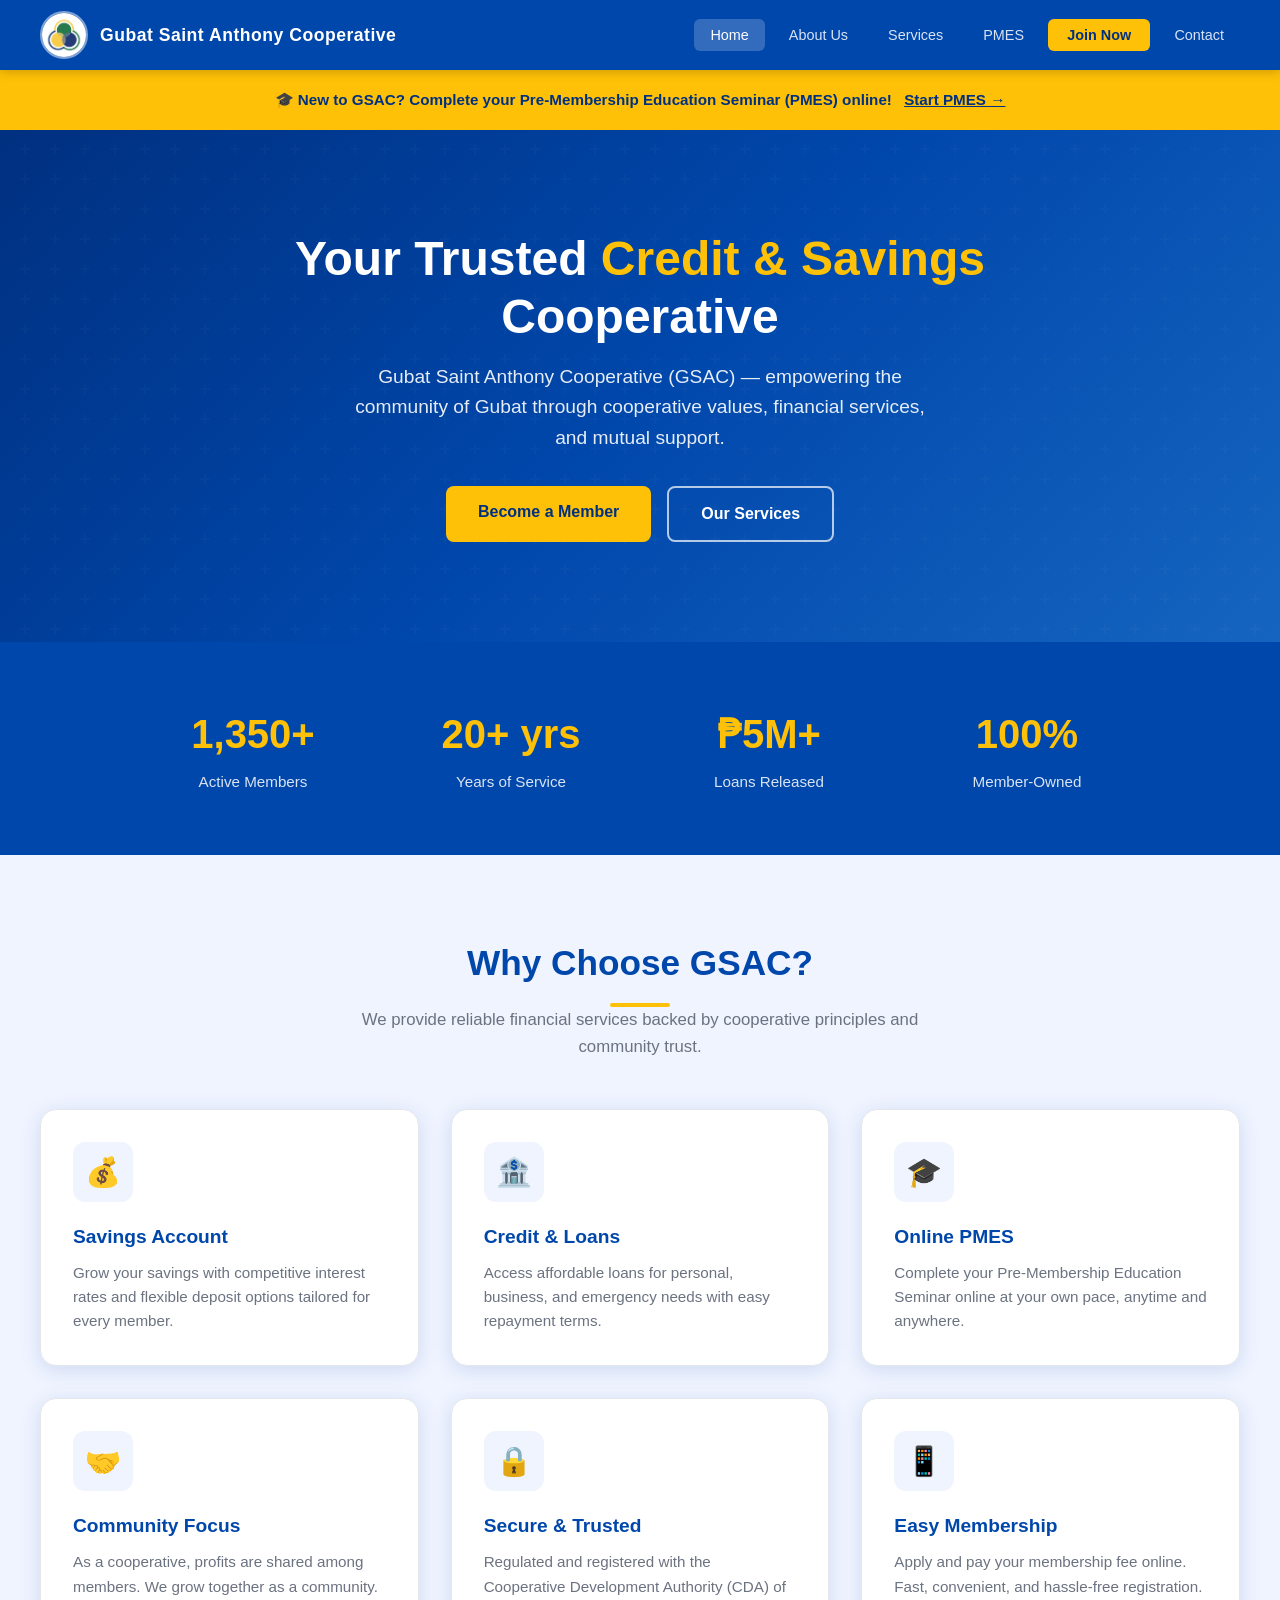
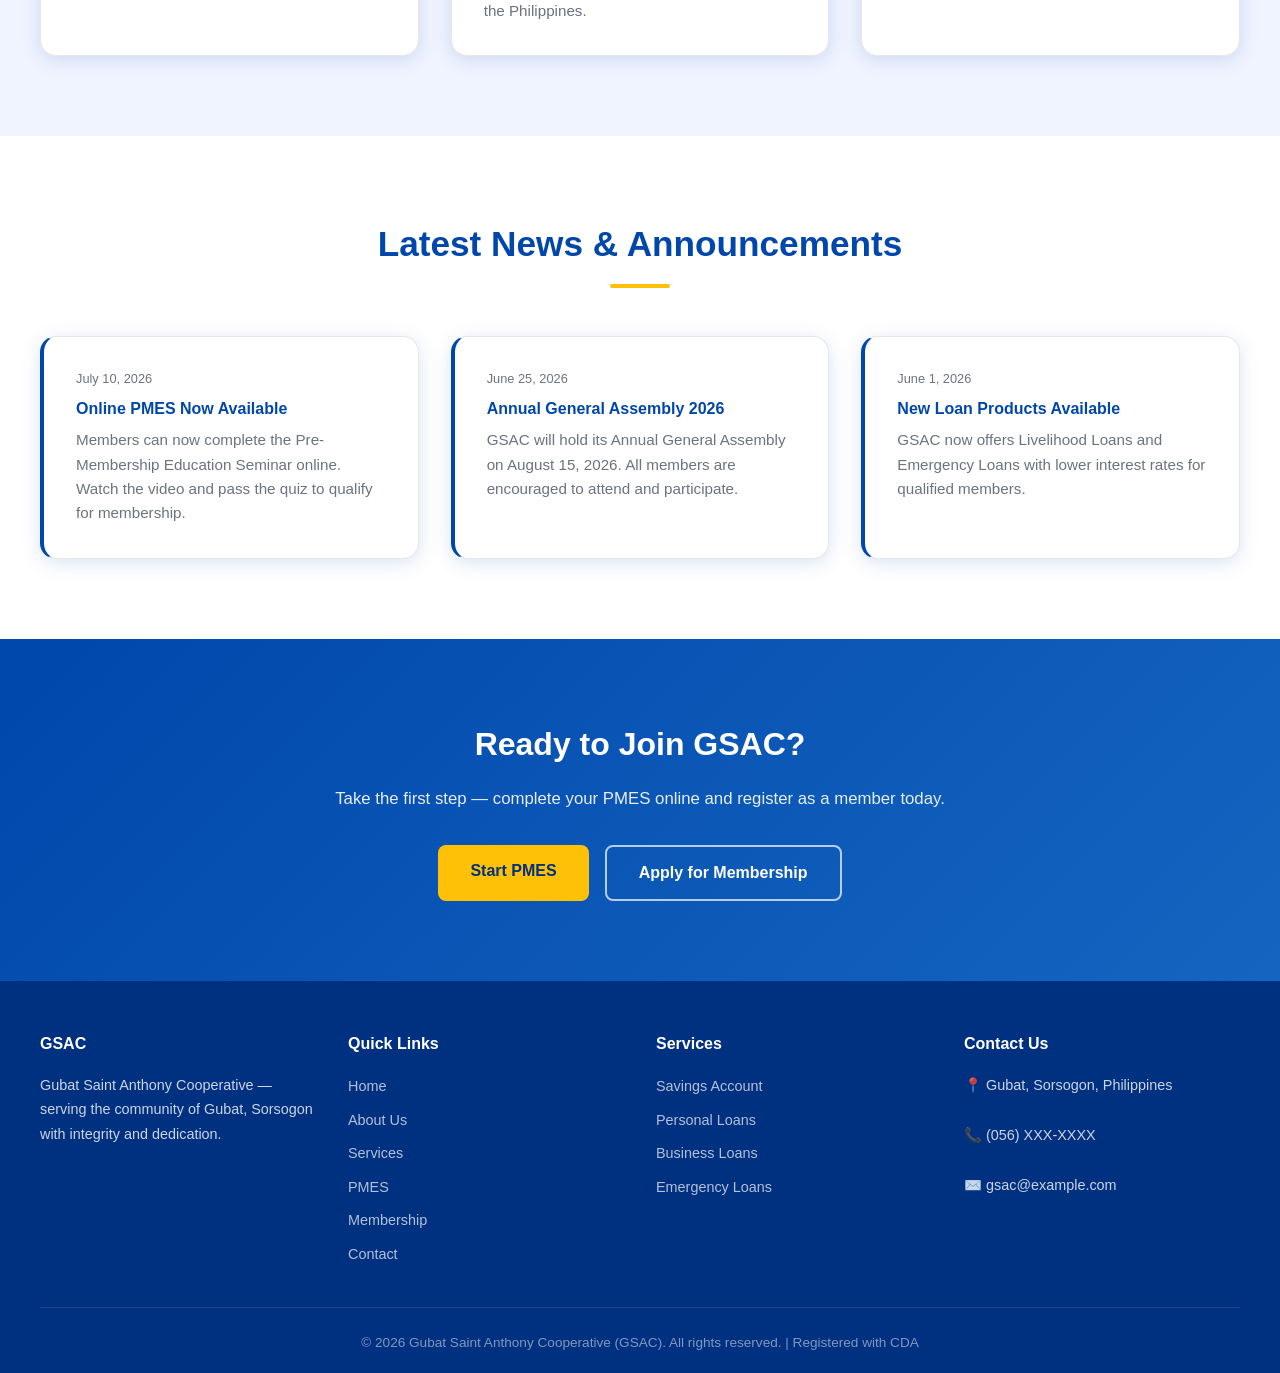
<file: index.html>
<!DOCTYPE html>
<html lang="en">
<head>
  <meta charset="UTF-8" />
  <meta name="viewport" content="width=device-width, initial-scale=1.0" />
  <title>GSAC - Gubat Saint Anthony Cooperative</title>
  <link rel="stylesheet" href="css/style.css" />
  <style>
    .features-section { background: var(--light-bg); }
    .news-section { background: var(--white); }

    .news-card { border-left: 4px solid var(--primary); }
    .news-card .date { font-size: 0.8rem; color: var(--gray); margin-bottom: 0.4rem; }
    .news-card h3 { font-size: 1rem; margin-bottom: 0.4rem; }

    .cta-section {
      background: linear-gradient(135deg, var(--primary), var(--primary-light));
      color: var(--white);
      text-align: center;
      padding: 80px 2rem;
    }
    .cta-section h2 { font-size: 2rem; font-weight: 800; margin-bottom: 1rem; }
    .cta-section p { opacity: 0.9; margin-bottom: 2rem; font-size: 1.05rem; }
    .cta-buttons { display: flex; gap: 1rem; justify-content: center; flex-wrap: wrap; }

    .pmes-banner {
      background: var(--accent);
      padding: 18px 2rem;
      text-align: center;
    }
    .pmes-banner p {
      color: var(--primary-dark);
      font-weight: 600;
      font-size: 0.95rem;
    }
    .pmes-banner a {
      color: var(--primary-dark);
      font-weight: 700;
      text-decoration: underline;
      margin-left: 8px;
    }
  </style>
</head>
<body>

  <!-- NAVBAR -->
  <nav class="navbar">
    <div class="nav-container">
      <a href="index.html" class="nav-logo">
        <img src="images/logo (3).png" alt="GSAC Logo" />
        <span>Gubat Saint Anthony Cooperative</span>
      </a>
      <div class="hamburger">
        <span></span><span></span><span></span>
      </div>
      <ul class="nav-menu">
        <li><a href="index.html" class="active">Home</a></li>
        <li><a href="about.html">About Us</a></li>
        <li><a href="services.html">Services</a></li>
        <li><a href="pmes.html">PMES</a></li>
        <li><a href="membership.html" class="nav-cta">Join Now</a></li>
        <li><a href="contact.html">Contact</a></li>
      </ul>
    </div>
  </nav>

  <!-- PMES BANNER -->
  <div class="pmes-banner">
    <p>🎓 New to GSAC? Complete your Pre-Membership Education Seminar (PMES) online!
      <a href="pmes.html">Start PMES &rarr;</a>
    </p>
  </div>

  <!-- HERO -->
  <section class="hero">
    <div class="hero-content">
      <h1>Your Trusted <span>Credit & Savings</span> Cooperative</h1>
      <p>Gubat Saint Anthony Cooperative (GSAC) — empowering the community of Gubat through cooperative values, financial services, and mutual support.</p>
      <div class="hero-buttons">
        <a href="membership.html" class="btn btn-primary">Become a Member</a>
        <a href="services.html" class="btn btn-outline">Our Services</a>
      </div>
    </div>
  </section>

  <!-- STATS -->
  <div class="stats-section">
    <div class="stats-grid">
      <div class="stat-item">
        <h3><span class="stat-number" data-target="1500" data-suffix="+">0</span></h3>
        <p>Active Members</p>
      </div>
      <div class="stat-item">
        <h3><span class="stat-number" data-target="20" data-suffix="">0</span>+ yrs</h3>
        <p>Years of Service</p>
      </div>
      <div class="stat-item">
        <h3>₱<span class="stat-number" data-target="5" data-suffix="M+">0</span></h3>
        <p>Loans Released</p>
      </div>
      <div class="stat-item">
        <h3><span class="stat-number" data-target="100" data-suffix="%">0</span></h3>
        <p>Member-Owned</p>
      </div>
    </div>
  </div>

  <!-- FEATURES -->
  <section class="features-section">
    <div class="container">
      <div class="section-title">
        <h2>Why Choose GSAC?</h2>
        <div class="section-divider"></div>
        <p>We provide reliable financial services backed by cooperative principles and community trust.</p>
      </div>
      <div class="card-grid">
        <div class="card">
          <div class="card-icon">💰</div>
          <h3>Savings Account</h3>
          <p>Grow your savings with competitive interest rates and flexible deposit options tailored for every member.</p>
        </div>
        <div class="card">
          <div class="card-icon">🏦</div>
          <h3>Credit & Loans</h3>
          <p>Access affordable loans for personal, business, and emergency needs with easy repayment terms.</p>
        </div>
        <div class="card">
          <div class="card-icon">🎓</div>
          <h3>Online PMES</h3>
          <p>Complete your Pre-Membership Education Seminar online at your own pace, anytime and anywhere.</p>
        </div>
        <div class="card">
          <div class="card-icon">🤝</div>
          <h3>Community Focus</h3>
          <p>As a cooperative, profits are shared among members. We grow together as a community.</p>
        </div>
        <div class="card">
          <div class="card-icon">🔒</div>
          <h3>Secure & Trusted</h3>
          <p>Regulated and registered with the Cooperative Development Authority (CDA) of the Philippines.</p>
        </div>
        <div class="card">
          <div class="card-icon">📱</div>
          <h3>Easy Membership</h3>
          <p>Apply and pay your membership fee online. Fast, convenient, and hassle-free registration.</p>
        </div>
      </div>
    </div>
  </section>

  <!-- NEWS -->
  <section class="news-section">
    <div class="container">
      <div class="section-title">
        <h2>Latest News & Announcements</h2>
        <div class="section-divider"></div>
      </div>
      <div class="card-grid">
        <div class="card news-card">
          <p class="date">July 10, 2026</p>
          <h3>Online PMES Now Available</h3>
          <p>Members can now complete the Pre-Membership Education Seminar online. Watch the video and pass the quiz to qualify for membership.</p>
        </div>
        <div class="card news-card">
          <p class="date">June 25, 2026</p>
          <h3>Annual General Assembly 2026</h3>
          <p>GSAC will hold its Annual General Assembly on August 15, 2026. All members are encouraged to attend and participate.</p>
        </div>
        <div class="card news-card">
          <p class="date">June 1, 2026</p>
          <h3>New Loan Products Available</h3>
          <p>GSAC now offers Livelihood Loans and Emergency Loans with lower interest rates for qualified members.</p>
        </div>
      </div>
    </div>
  </section>

  <!-- CTA -->
  <section class="cta-section">
    <h2>Ready to Join GSAC?</h2>
    <p>Take the first step — complete your PMES online and register as a member today.</p>
    <div class="cta-buttons">
      <a href="pmes.html" class="btn btn-primary">Start PMES</a>
      <a href="membership.html" class="btn btn-outline">Apply for Membership</a>
    </div>
  </section>

  <!-- FOOTER -->
  <footer>
    <div class="footer-grid">
      <div class="footer-col">
        <h4>GSAC</h4>
        <p>Gubat Saint Anthony Cooperative — serving the community of Gubat, Sorsogon with integrity and dedication.</p>
      </div>
      <div class="footer-col">
        <h4>Quick Links</h4>
        <ul>
          <li><a href="index.html">Home</a></li>
          <li><a href="about.html">About Us</a></li>
          <li><a href="services.html">Services</a></li>
          <li><a href="pmes.html">PMES</a></li>
          <li><a href="membership.html">Membership</a></li>
          <li><a href="contact.html">Contact</a></li>
        </ul>
      </div>
      <div class="footer-col">
        <h4>Services</h4>
        <ul>
          <li><a href="services.html">Savings Account</a></li>
          <li><a href="services.html">Personal Loans</a></li>
          <li><a href="services.html">Business Loans</a></li>
          <li><a href="services.html">Emergency Loans</a></li>
        </ul>
      </div>
      <div class="footer-col">
        <h4>Contact Us</h4>
        <p>📍 Gubat, Sorsogon, Philippines</p><br>
        <p>📞 (056) XXX-XXXX</p><br>
        <p>✉️ gsac@example.com</p>
      </div>
    </div>
    <div class="footer-bottom">
      <p>&copy; 2026 Gubat Saint Anthony Cooperative (GSAC). All rights reserved. | Registered with CDA</p>
    </div>
  </footer>

  <script src="js/main.js"></script>
</body>
</html>
</file>
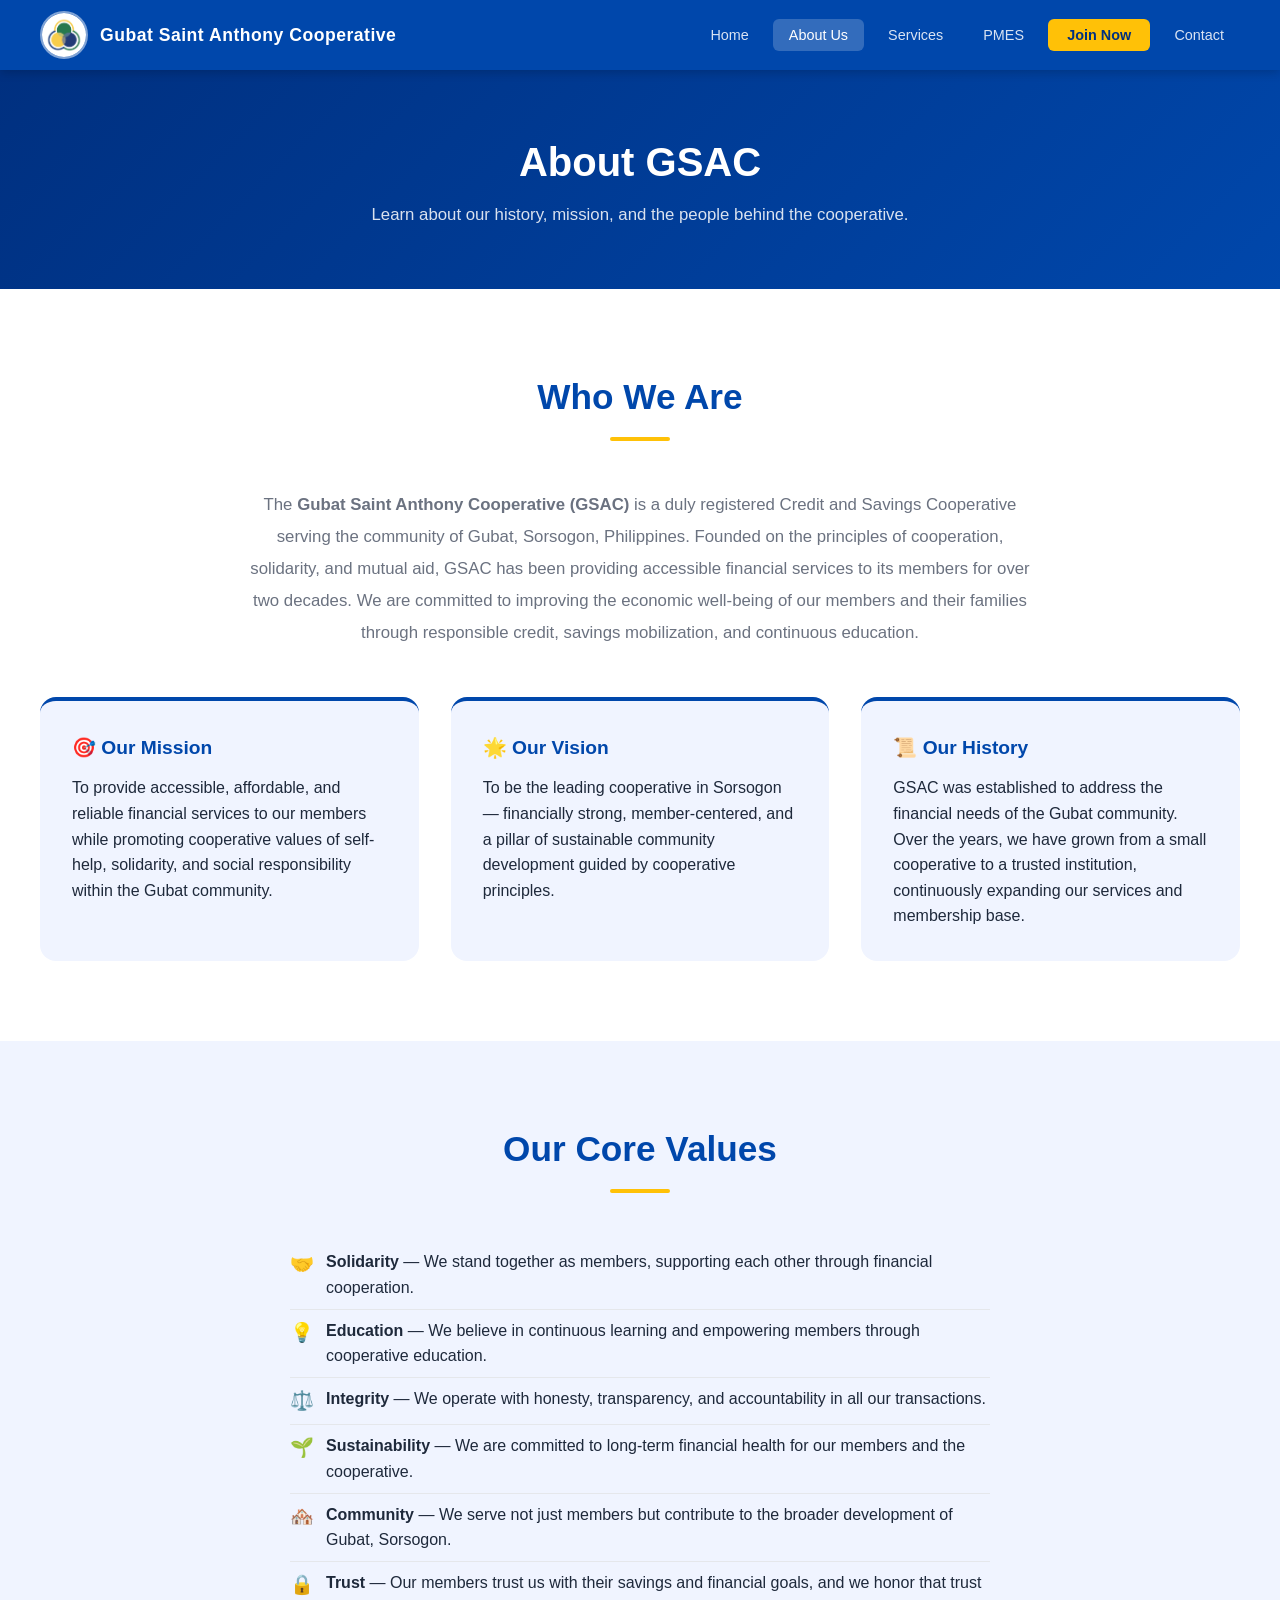
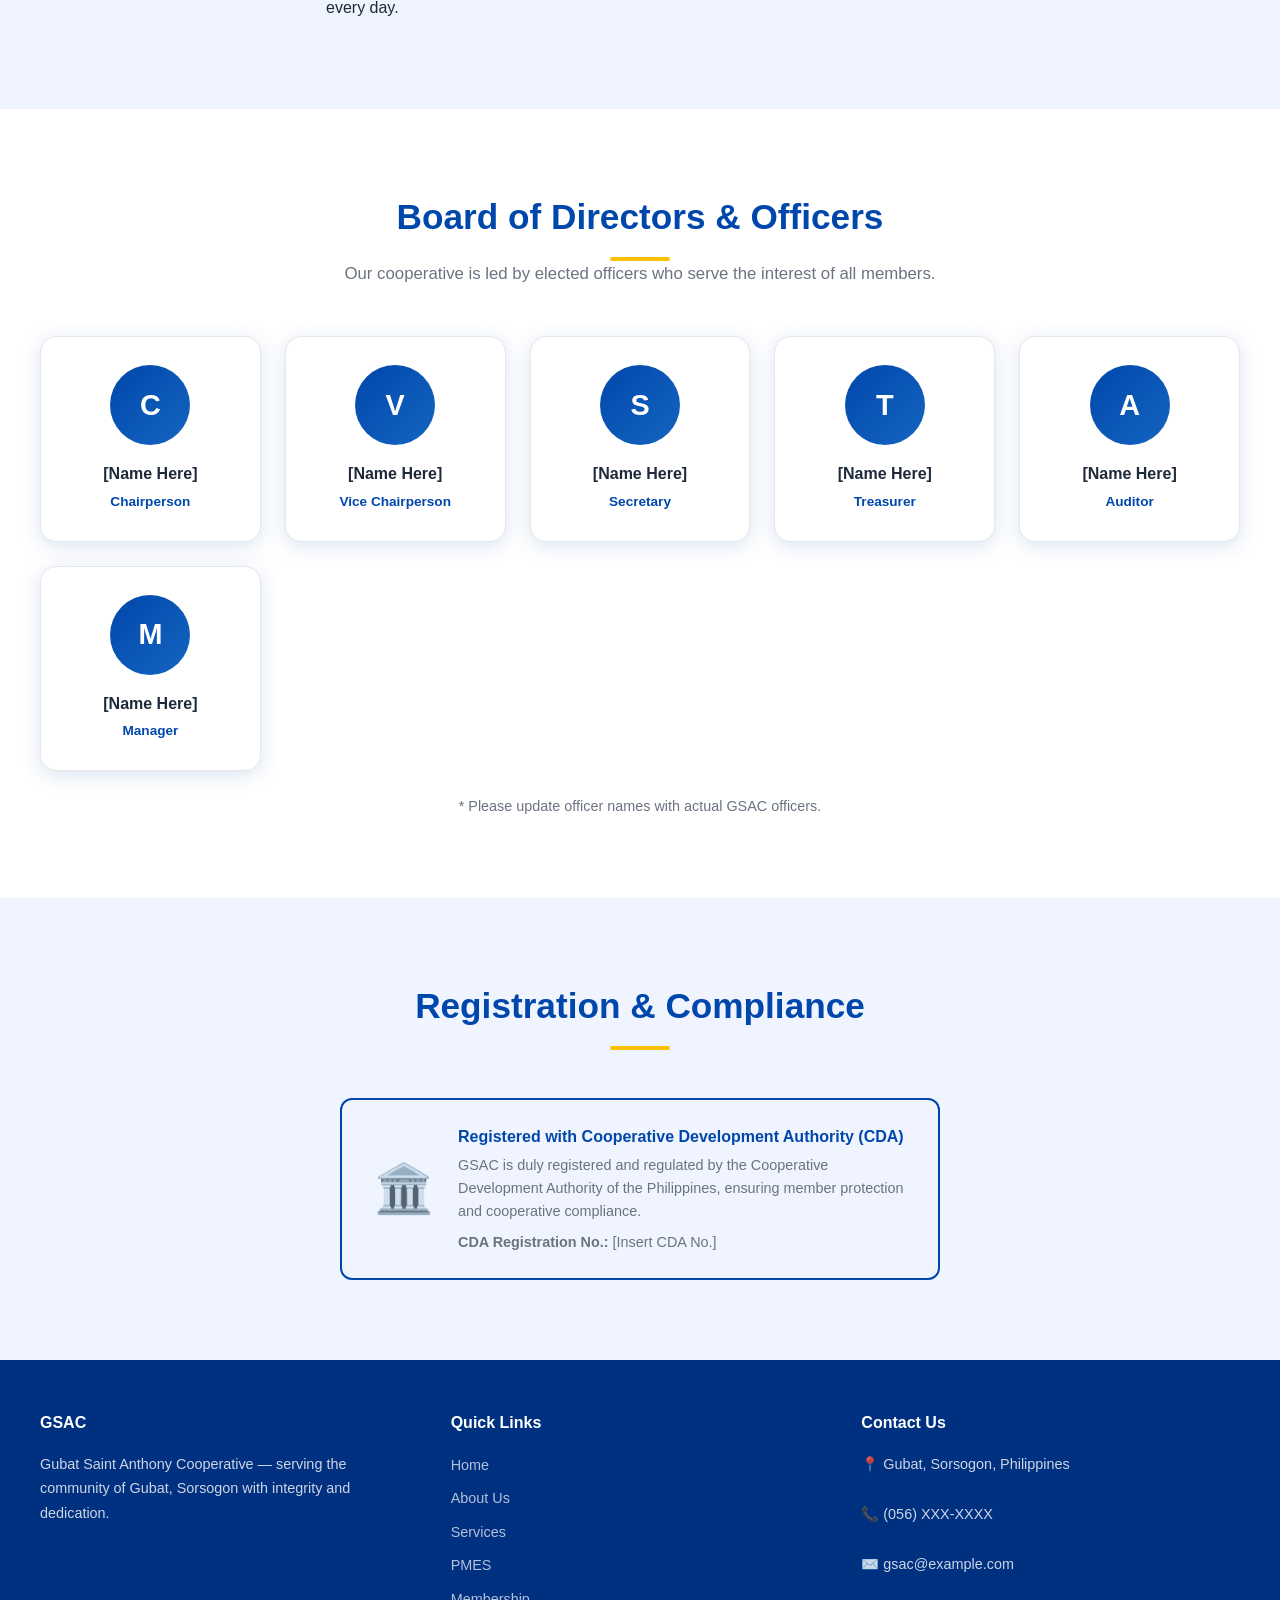
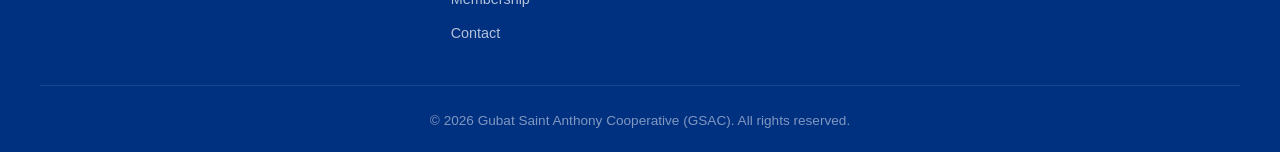
<file: about.html>
<!DOCTYPE html>
<html lang="en">
<head>
  <meta charset="UTF-8" />
  <meta name="viewport" content="width=device-width, initial-scale=1.0" />
  <title>About Us - GSAC</title>
  <link rel="stylesheet" href="css/style.css" />
  <style>
    .about-section { background: var(--white); }
    .mv-grid {
      display: grid;
      grid-template-columns: repeat(auto-fit, minmax(280px, 1fr));
      gap: 2rem;
      margin-top: 2rem;
    }
    .mv-card {
      background: var(--light-bg);
      border-radius: 16px;
      padding: 2rem;
      border-top: 4px solid var(--primary);
    }
    .mv-card h3 { color: var(--primary); font-size: 1.2rem; margin-bottom: 0.75rem; }
    .values-list { list-style: none; }
    .values-list li { padding: 0.5rem 0; border-bottom: 1px solid var(--light-gray); display: flex; gap: 0.75rem; align-items: flex-start; }
    .values-list li:last-child { border-bottom: none; }
    .values-list li span { font-size: 1.2rem; }
    .officers-grid {
      display: grid;
      grid-template-columns: repeat(auto-fit, minmax(200px, 1fr));
      gap: 1.5rem;
    }
    .officer-card {
      text-align: center;
      background: var(--white);
      border-radius: 16px;
      padding: 1.75rem 1.25rem;
      box-shadow: var(--shadow);
      border: 1px solid var(--light-gray);
    }
    .officer-avatar {
      width: 80px;
      height: 80px;
      background: linear-gradient(135deg, var(--primary), var(--primary-light));
      border-radius: 50%;
      display: flex;
      align-items: center;
      justify-content: center;
      margin: 0 auto 1rem;
      font-size: 1.8rem;
      color: white;
      font-weight: 700;
    }
    .officer-card h4 { font-size: 1rem; color: var(--dark); margin-bottom: 0.25rem; }
    .officer-card p { font-size: 0.85rem; color: var(--primary); font-weight: 600; }
    .cda-badge {
      background: var(--light-bg);
      border: 2px solid var(--primary);
      border-radius: 12px;
      padding: 1.5rem 2rem;
      display: flex;
      align-items: center;
      gap: 1.5rem;
      max-width: 600px;
      margin: 0 auto;
    }
    .cda-badge .badge-icon { font-size: 3rem; }
    .cda-badge h4 { color: var(--primary); font-size: 1rem; margin-bottom: 0.25rem; }
    .cda-badge p { font-size: 0.9rem; color: var(--gray); }
    .bg-light { background: var(--light-bg); }
  </style>
</head>
<body>

  <nav class="navbar">
    <div class="nav-container">
      <a href="index.html" class="nav-logo">
        <img src="images/logo (3).png" alt="GSAC Logo" />
        <span>Gubat Saint Anthony Cooperative</span>
      </a>
      <div class="hamburger"><span></span><span></span><span></span></div>
      <ul class="nav-menu">
        <li><a href="index.html">Home</a></li>
        <li><a href="about.html" class="active">About Us</a></li>
        <li><a href="services.html">Services</a></li>
        <li><a href="pmes.html">PMES</a></li>
        <li><a href="membership.html" class="nav-cta">Join Now</a></li>
        <li><a href="contact.html">Contact</a></li>
      </ul>
    </div>
  </nav>

  <div class="page-banner">
    <h1>About GSAC</h1>
    <p>Learn about our history, mission, and the people behind the cooperative.</p>
  </div>

  <!-- ABOUT -->
  <section class="about-section">
    <div class="container">
      <div class="section-title">
        <h2>Who We Are</h2>
        <div class="section-divider"></div>
      </div>
      <p style="max-width:800px; margin: 0 auto; text-align:center; color:var(--gray); font-size:1.05rem; line-height:1.9;">
        The <strong>Gubat Saint Anthony Cooperative (GSAC)</strong> is a duly registered Credit and Savings Cooperative
        serving the community of Gubat, Sorsogon, Philippines. Founded on the principles of cooperation, solidarity,
        and mutual aid, GSAC has been providing accessible financial services to its members for over two decades.
        We are committed to improving the economic well-being of our members and their families through responsible
        credit, savings mobilization, and continuous education.
      </p>

      <div class="mv-grid" style="margin-top:3rem;">
        <div class="mv-card">
          <h3>🎯 Our Mission</h3>
          <p>To provide accessible, affordable, and reliable financial services to our members while promoting cooperative values of self-help, solidarity, and social responsibility within the Gubat community.</p>
        </div>
        <div class="mv-card">
          <h3>🌟 Our Vision</h3>
          <p>To be the leading cooperative in Sorsogon — financially strong, member-centered, and a pillar of sustainable community development guided by cooperative principles.</p>
        </div>
        <div class="mv-card">
          <h3>📜 Our History</h3>
          <p>GSAC was established to address the financial needs of the Gubat community. Over the years, we have grown from a small cooperative to a trusted institution, continuously expanding our services and membership base.</p>
        </div>
      </div>
    </div>
  </section>

  <!-- VALUES -->
  <section class="bg-light">
    <div class="container">
      <div class="section-title">
        <h2>Our Core Values</h2>
        <div class="section-divider"></div>
      </div>
      <div style="max-width:700px; margin:0 auto;">
        <ul class="values-list">
          <li><span>🤝</span><div><strong>Solidarity</strong> — We stand together as members, supporting each other through financial cooperation.</div></li>
          <li><span>💡</span><div><strong>Education</strong> — We believe in continuous learning and empowering members through cooperative education.</div></li>
          <li><span>⚖️</span><div><strong>Integrity</strong> — We operate with honesty, transparency, and accountability in all our transactions.</div></li>
          <li><span>🌱</span><div><strong>Sustainability</strong> — We are committed to long-term financial health for our members and the cooperative.</div></li>
          <li><span>🏘️</span><div><strong>Community</strong> — We serve not just members but contribute to the broader development of Gubat, Sorsogon.</div></li>
          <li><span>🔒</span><div><strong>Trust</strong> — Our members trust us with their savings and financial goals, and we honor that trust every day.</div></li>
        </ul>
      </div>
    </div>
  </section>

  <!-- OFFICERS -->
  <section class="about-section">
    <div class="container">
      <div class="section-title">
        <h2>Board of Directors & Officers</h2>
        <div class="section-divider"></div>
        <p>Our cooperative is led by elected officers who serve the interest of all members.</p>
      </div>
      <div class="officers-grid">
        <div class="officer-card">
          <div class="officer-avatar">C</div>
          <h4>[Name Here]</h4>
          <p>Chairperson</p>
        </div>
        <div class="officer-card">
          <div class="officer-avatar">V</div>
          <h4>[Name Here]</h4>
          <p>Vice Chairperson</p>
        </div>
        <div class="officer-card">
          <div class="officer-avatar">S</div>
          <h4>[Name Here]</h4>
          <p>Secretary</p>
        </div>
        <div class="officer-card">
          <div class="officer-avatar">T</div>
          <h4>[Name Here]</h4>
          <p>Treasurer</p>
        </div>
        <div class="officer-card">
          <div class="officer-avatar">A</div>
          <h4>[Name Here]</h4>
          <p>Auditor</p>
        </div>
        <div class="officer-card">
          <div class="officer-avatar">M</div>
          <h4>[Name Here]</h4>
          <p>Manager</p>
        </div>
      </div>
      <p style="text-align:center; margin-top:1.5rem; color:var(--gray); font-size:0.9rem;">
        * Please update officer names with actual GSAC officers.
      </p>
    </div>
  </section>

  <!-- CDA -->
  <section class="bg-light">
    <div class="container">
      <div class="section-title">
        <h2>Registration & Compliance</h2>
        <div class="section-divider"></div>
      </div>
      <div class="cda-badge">
        <div class="badge-icon">🏛️</div>
        <div>
          <h4>Registered with Cooperative Development Authority (CDA)</h4>
          <p>GSAC is duly registered and regulated by the Cooperative Development Authority of the Philippines, ensuring member protection and cooperative compliance.</p>
          <p style="margin-top:0.5rem;"><strong>CDA Registration No.:</strong> [Insert CDA No.]</p>
        </div>
      </div>
    </div>
  </section>

  <footer>
    <div class="footer-grid">
      <div class="footer-col">
        <h4>GSAC</h4>
        <p>Gubat Saint Anthony Cooperative — serving the community of Gubat, Sorsogon with integrity and dedication.</p>
      </div>
      <div class="footer-col">
        <h4>Quick Links</h4>
        <ul>
          <li><a href="index.html">Home</a></li>
          <li><a href="about.html">About Us</a></li>
          <li><a href="services.html">Services</a></li>
          <li><a href="pmes.html">PMES</a></li>
          <li><a href="membership.html">Membership</a></li>
          <li><a href="contact.html">Contact</a></li>
        </ul>
      </div>
      <div class="footer-col">
        <h4>Contact Us</h4>
        <p>📍 Gubat, Sorsogon, Philippines</p><br>
        <p>📞 (056) XXX-XXXX</p><br>
        <p>✉️ gsac@example.com</p>
      </div>
    </div>
    <div class="footer-bottom">
      <p>&copy; 2026 Gubat Saint Anthony Cooperative (GSAC). All rights reserved.</p>
    </div>
  </footer>

  <script src="js/main.js"></script>
</body>
</html>
</file>
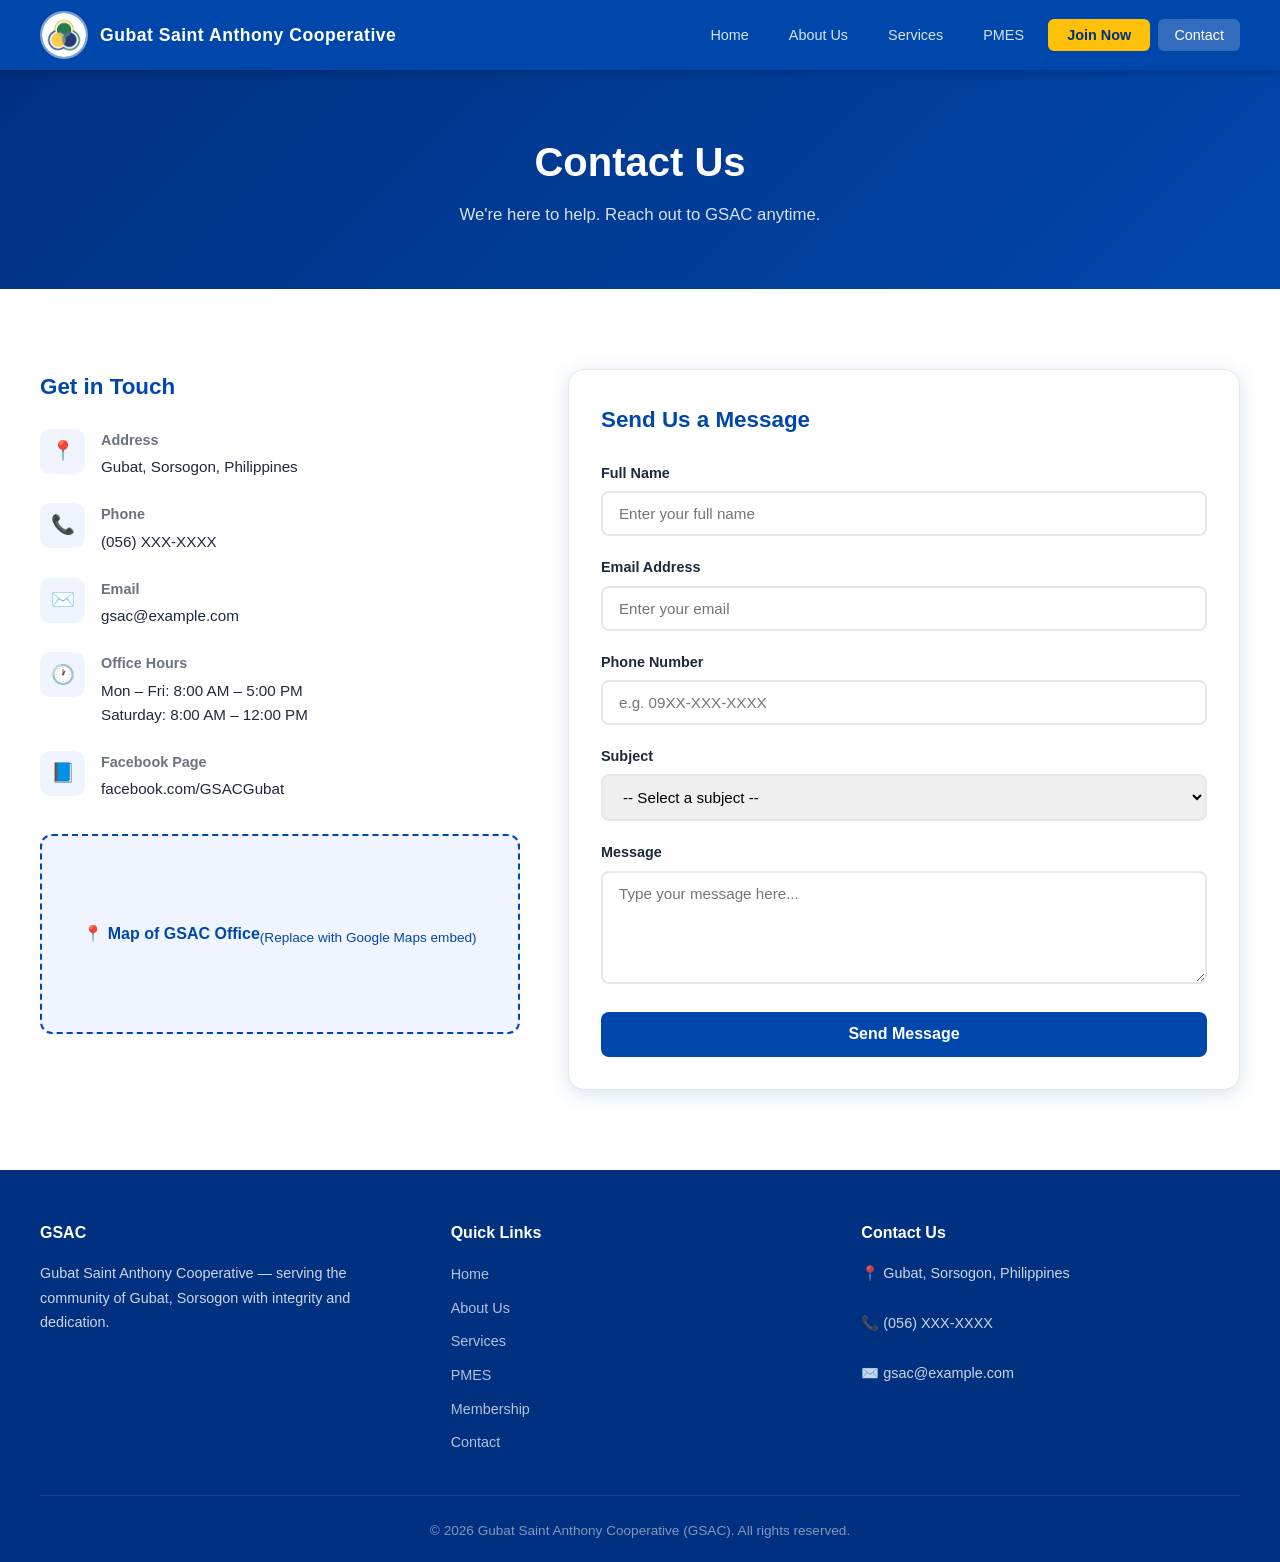
<file: contact.html>
<!DOCTYPE html>
<html lang="en">
<head>
  <meta charset="UTF-8" />
  <meta name="viewport" content="width=device-width, initial-scale=1.0" />
  <title>Contact Us - GSAC</title>
  <link rel="stylesheet" href="css/style.css" />
  <style>
    .contact-grid {
      display: grid;
      grid-template-columns: 1fr 1.4fr;
      gap: 3rem;
      align-items: start;
    }
    .contact-info h3 { color: var(--primary); margin-bottom: 1.5rem; font-size: 1.4rem; }
    .info-item {
      display: flex;
      gap: 1rem;
      margin-bottom: 1.5rem;
      align-items: flex-start;
    }
    .info-icon {
      width: 45px;
      height: 45px;
      background: var(--light-bg);
      border-radius: 10px;
      display: flex;
      align-items: center;
      justify-content: center;
      font-size: 1.2rem;
      flex-shrink: 0;
    }
    .info-text h4 { font-size: 0.9rem; color: var(--gray); margin-bottom: 0.2rem; }
    .info-text p { font-size: 0.95rem; color: var(--dark); font-weight: 500; }
    .contact-form-box {
      background: var(--white);
      border-radius: 16px;
      padding: 2rem;
      box-shadow: var(--shadow);
      border: 1px solid var(--light-gray);
    }
    .contact-form-box h3 { color: var(--primary); margin-bottom: 1.5rem; font-size: 1.4rem; }
    .map-box {
      background: var(--light-bg);
      border-radius: 12px;
      height: 200px;
      display: flex;
      align-items: center;
      justify-content: center;
      margin-top: 2rem;
      border: 2px dashed var(--primary);
      color: var(--primary);
      font-weight: 600;
      text-align: center;
      padding: 1rem;
    }
    @media (max-width: 768px) {
      .contact-grid { grid-template-columns: 1fr; }
    }
    .submit-success {
      display: none;
      text-align: center;
      padding: 2rem;
    }
    .submit-success .check { font-size: 3rem; margin-bottom: 1rem; }
    .submit-success h3 { color: var(--success); margin-bottom: 0.5rem; }
  </style>
</head>
<body>

  <nav class="navbar">
    <div class="nav-container">
      <a href="index.html" class="nav-logo">
        <img src="images/logo (3).png" alt="GSAC Logo" />
        <span>Gubat Saint Anthony Cooperative</span>
      </a>
      <div class="hamburger"><span></span><span></span><span></span></div>
      <ul class="nav-menu">
        <li><a href="index.html">Home</a></li>
        <li><a href="about.html">About Us</a></li>
        <li><a href="services.html">Services</a></li>
        <li><a href="pmes.html">PMES</a></li>
        <li><a href="membership.html" class="nav-cta">Join Now</a></li>
        <li><a href="contact.html" class="active">Contact</a></li>
      </ul>
    </div>
  </nav>

  <div class="page-banner">
    <h1>Contact Us</h1>
    <p>We're here to help. Reach out to GSAC anytime.</p>
  </div>

  <section>
    <div class="container">
      <div class="contact-grid">
        <!-- INFO -->
        <div class="contact-info">
          <h3>Get in Touch</h3>
          <div class="info-item">
            <div class="info-icon">📍</div>
            <div class="info-text">
              <h4>Address</h4>
              <p>Gubat, Sorsogon, Philippines</p>
            </div>
          </div>
          <div class="info-item">
            <div class="info-icon">📞</div>
            <div class="info-text">
              <h4>Phone</h4>
              <p>(056) XXX-XXXX</p>
            </div>
          </div>
          <div class="info-item">
            <div class="info-icon">✉️</div>
            <div class="info-text">
              <h4>Email</h4>
              <p>gsac@example.com</p>
            </div>
          </div>
          <div class="info-item">
            <div class="info-icon">🕐</div>
            <div class="info-text">
              <h4>Office Hours</h4>
              <p>Mon – Fri: 8:00 AM – 5:00 PM</p>
              <p>Saturday: 8:00 AM – 12:00 PM</p>
            </div>
          </div>
          <div class="info-item">
            <div class="info-icon">📘</div>
            <div class="info-text">
              <h4>Facebook Page</h4>
              <p>facebook.com/GSACGubat</p>
            </div>
          </div>
          <div class="map-box">
            📍 Map of GSAC Office<br>
            <span style="font-size:0.85rem; font-weight:400; margin-top:0.5rem; display:block;">
              (Replace with Google Maps embed)
            </span>
          </div>
        </div>

        <!-- FORM -->
        <div class="contact-form-box">
          <h3>Send Us a Message</h3>
          <form id="contactForm">
            <div class="form-group">
              <label>Full Name</label>
              <input type="text" placeholder="Enter your full name" required />
            </div>
            <div class="form-group">
              <label>Email Address</label>
              <input type="email" placeholder="Enter your email" required />
            </div>
            <div class="form-group">
              <label>Phone Number</label>
              <input type="tel" placeholder="e.g. 09XX-XXX-XXXX" />
            </div>
            <div class="form-group">
              <label>Subject</label>
              <select>
                <option value="">-- Select a subject --</option>
                <option>Membership Inquiry</option>
                <option>Loan Application</option>
                <option>Savings Account</option>
                <option>PMES Inquiry</option>
                <option>General Inquiry</option>
              </select>
            </div>
            <div class="form-group">
              <label>Message</label>
              <textarea rows="5" placeholder="Type your message here..." required></textarea>
            </div>
            <button type="submit" class="btn btn-blue" style="width:100%;">Send Message</button>
          </form>
          <div class="submit-success" id="successMsg">
            <div class="check">✅</div>
            <h3>Message Sent!</h3>
            <p>Thank you for reaching out. We will get back to you within 1-2 business days.</p>
          </div>
        </div>
      </div>
    </div>
  </section>

  <footer>
    <div class="footer-grid">
      <div class="footer-col">
        <h4>GSAC</h4>
        <p>Gubat Saint Anthony Cooperative — serving the community of Gubat, Sorsogon with integrity and dedication.</p>
      </div>
      <div class="footer-col">
        <h4>Quick Links</h4>
        <ul>
          <li><a href="index.html">Home</a></li>
          <li><a href="about.html">About Us</a></li>
          <li><a href="services.html">Services</a></li>
          <li><a href="pmes.html">PMES</a></li>
          <li><a href="membership.html">Membership</a></li>
          <li><a href="contact.html">Contact</a></li>
        </ul>
      </div>
      <div class="footer-col">
        <h4>Contact Us</h4>
        <p>📍 Gubat, Sorsogon, Philippines</p><br>
        <p>📞 (056) XXX-XXXX</p><br>
        <p>✉️ gsac@example.com</p>
      </div>
    </div>
    <div class="footer-bottom">
      <p>&copy; 2026 Gubat Saint Anthony Cooperative (GSAC). All rights reserved.</p>
    </div>
  </footer>

  <script src="js/main.js"></script>
  <script>
    document.getElementById('contactForm').addEventListener('submit', function(e) {
      e.preventDefault();
      this.style.display = 'none';
      document.getElementById('successMsg').style.display = 'block';
    });
  </script>
</body>
</html>
</file>
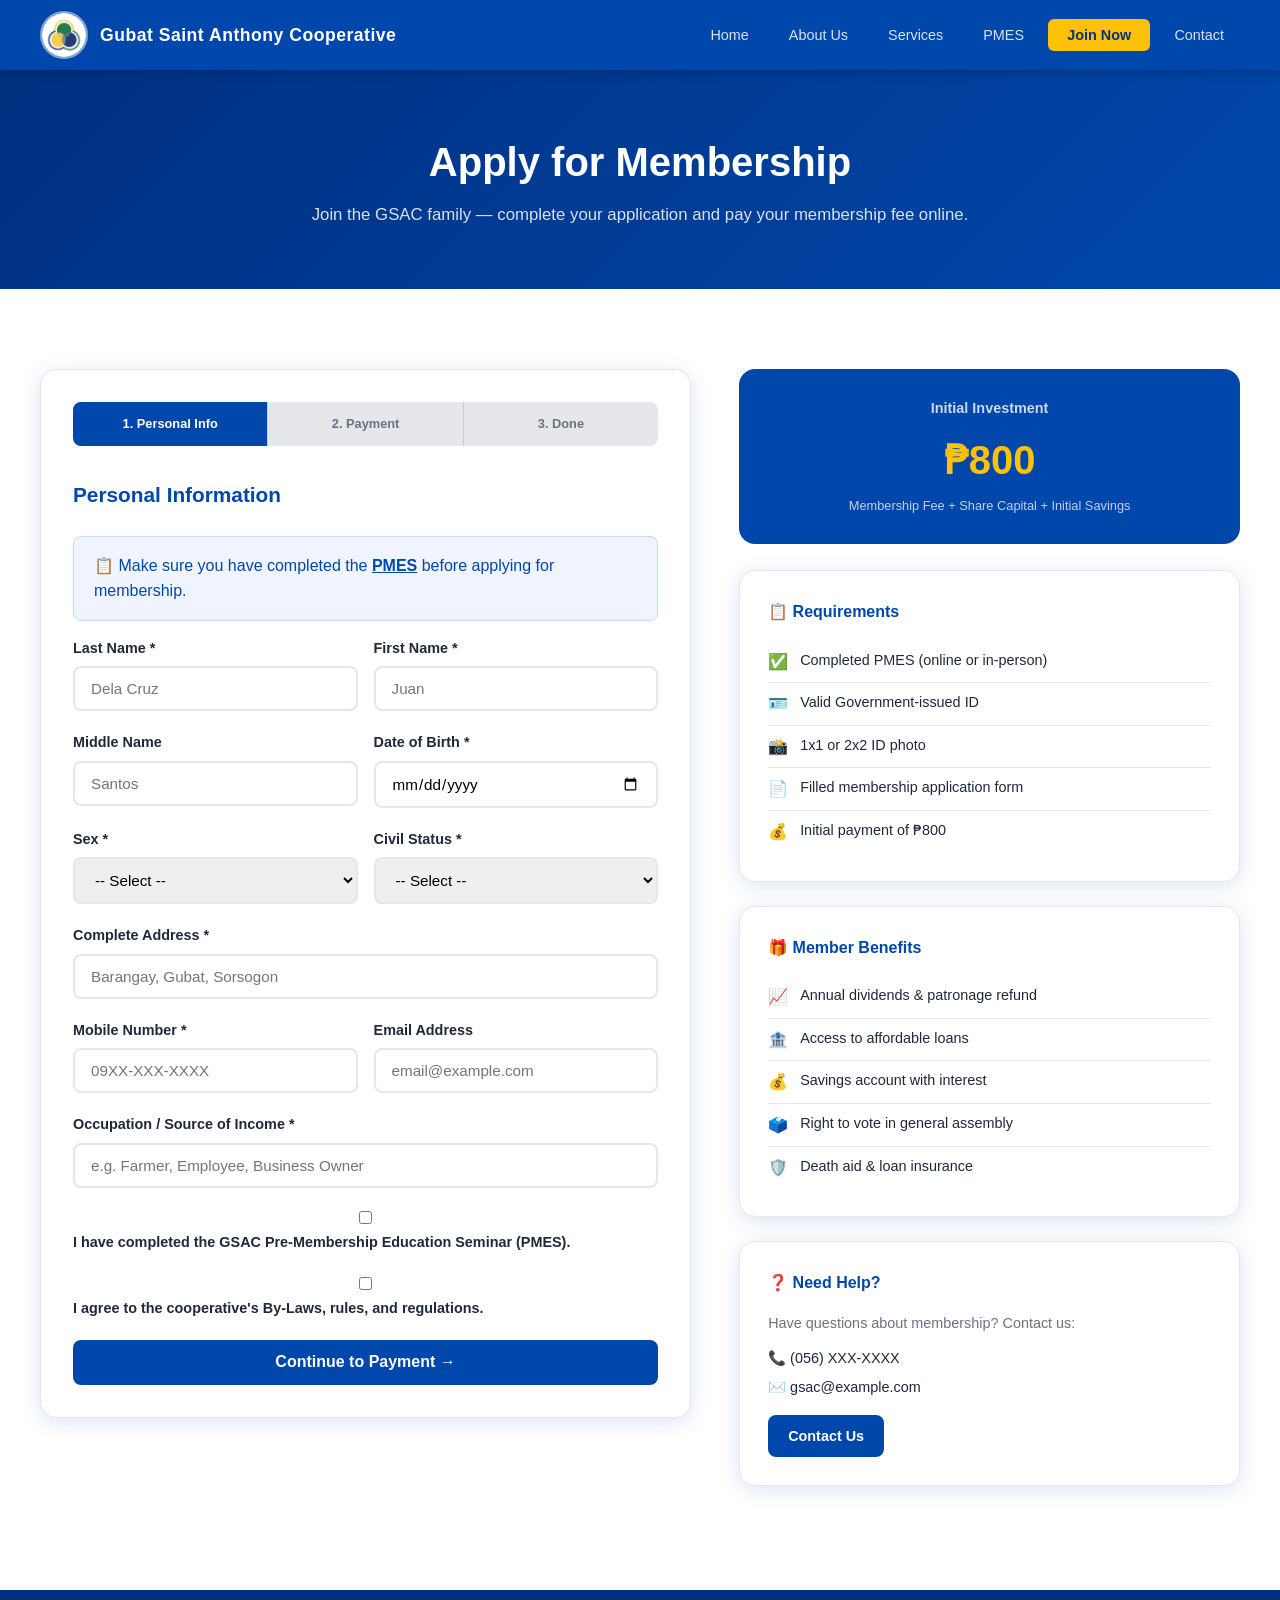
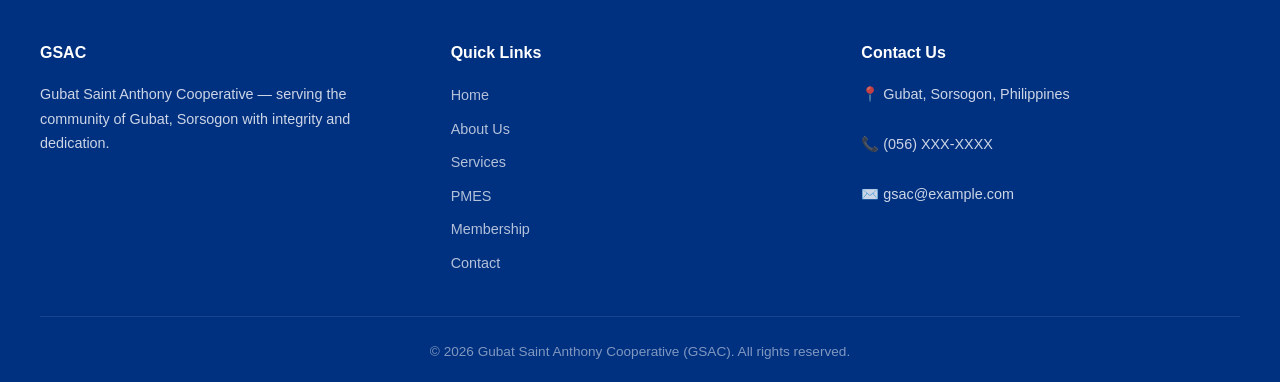
<file: membership.html>
<!DOCTYPE html>
<html lang="en">
<head>
  <meta charset="UTF-8" />
  <meta name="viewport" content="width=device-width, initial-scale=1.0" />
  <title>Membership - GSAC</title>
  <link rel="stylesheet" href="css/style.css" />
  <style>
    .membership-grid {
      display: grid;
      grid-template-columns: 1.3fr 1fr;
      gap: 3rem;
      align-items: start;
    }
    .form-card {
      background: var(--white);
      border-radius: 16px;
      padding: 2rem;
      box-shadow: var(--shadow);
      border: 1px solid var(--light-gray);
    }
    .form-card h3 { color: var(--primary); margin-bottom: 1.5rem; font-size: 1.3rem; }
    .form-row { display: grid; grid-template-columns: 1fr 1fr; gap: 1rem; }

    /* Steps indicator */
    .form-steps { display: flex; gap: 0; margin-bottom: 2rem; }
    .form-step {
      flex: 1; text-align: center; padding: 0.75rem;
      background: var(--light-gray); color: var(--gray);
      font-size: 0.8rem; font-weight: 600; border-right: 1px solid #ccc;
    }
    .form-step:first-child { border-radius: 8px 0 0 8px; }
    .form-step:last-child { border-radius: 0 8px 8px 0; border-right: none; }
    .form-step.active { background: var(--primary); color: white; }
    .form-step.done { background: var(--success); color: white; }

    .form-panel { display: none; }
    .form-panel.active { display: block; }

    /* Payment section */
    .payment-methods { display: flex; flex-direction: column; gap: 1rem; margin: 1rem 0; }
    .payment-option {
      border: 2px solid var(--light-gray);
      border-radius: 10px;
      padding: 1rem 1.25rem;
      cursor: pointer;
      transition: all 0.2s;
      display: flex;
      align-items: center;
      gap: 1rem;
    }
    .payment-option:hover { border-color: var(--primary); }
    .payment-option.selected { border-color: var(--primary); background: var(--light-bg); }
    .payment-option input[type="radio"] { accent-color: var(--primary); width: 16px; height: 16px; }
    .payment-logo { font-size: 1.5rem; width: 40px; text-align: center; }
    .payment-label h4 { font-size: 0.9rem; margin-bottom: 0.2rem; }
    .payment-label p { font-size: 0.78rem; color: var(--gray); }

    .payment-summary {
      background: var(--light-bg);
      border-radius: 10px;
      padding: 1.25rem;
      margin: 1rem 0;
    }
    .payment-summary h4 { color: var(--primary); margin-bottom: 0.75rem; font-size: 0.95rem; }
    .summary-row {
      display: flex; justify-content: space-between;
      font-size: 0.9rem; padding: 0.35rem 0;
      border-bottom: 1px solid var(--light-gray);
    }
    .summary-row:last-child { border-bottom: none; font-weight: 700; color: var(--primary); font-size: 1rem; }

    .gcash-qr {
      text-align: center;
      padding: 1.5rem;
      background: white;
      border-radius: 10px;
      border: 2px dashed var(--primary);
      margin: 1rem 0;
    }
    .gcash-qr .qr-box {
      width: 160px;
      height: 160px;
      background: var(--light-bg);
      margin: 0 auto 1rem;
      border-radius: 8px;
      display: flex;
      align-items: center;
      justify-content: center;
      font-size: 0.8rem;
      color: var(--gray);
      border: 2px solid var(--primary);
    }
    .gcash-qr p { font-size: 0.85rem; color: var(--gray); }
    .gcash-qr strong { color: var(--primary); display: block; margin-bottom: 0.5rem; }

    /* Sidebar */
    .sidebar-card {
      background: var(--white);
      border-radius: 16px;
      padding: 1.75rem;
      box-shadow: var(--shadow);
      border: 1px solid var(--light-gray);
      margin-bottom: 1.5rem;
    }
    .sidebar-card h4 { color: var(--primary); margin-bottom: 1rem; font-size: 1rem; }
    .req-list { list-style: none; }
    .req-list li {
      display: flex; gap: 0.75rem; padding: 0.5rem 0;
      border-bottom: 1px solid var(--light-gray);
      font-size: 0.9rem; color: var(--dark);
    }
    .req-list li:last-child { border-bottom: none; }
    .req-list li span { font-size: 1rem; }

    .fee-card {
      background: var(--primary);
      color: white;
      border-radius: 16px;
      padding: 1.75rem;
      text-align: center;
    }
    .fee-card h4 { font-size: 0.9rem; opacity: 0.8; margin-bottom: 0.5rem; }
    .fee-amount { font-size: 2.5rem; font-weight: 800; color: var(--accent); margin-bottom: 0.25rem; }
    .fee-card p { font-size: 0.8rem; opacity: 0.75; }

    /* Success */
    .success-panel {
      text-align: center;
      padding: 3rem 2rem;
    }
    .success-panel .big-icon { font-size: 5rem; margin-bottom: 1rem; }
    .success-panel h2 { color: var(--success); font-size: 2rem; margin-bottom: 0.75rem; }
    .success-panel p { color: var(--gray); max-width: 500px; margin: 0 auto 1.5rem; }
    .ref-box {
      background: var(--light-bg);
      border-radius: 10px;
      padding: 1rem 1.5rem;
      display: inline-block;
      margin-bottom: 1.5rem;
    }
    .ref-box p { font-size: 0.85rem; color: var(--gray); margin-bottom: 0.25rem; }
    .ref-box strong { font-size: 1.2rem; color: var(--primary); }

    @media (max-width: 900px) {
      .membership-grid { grid-template-columns: 1fr; }
      .form-row { grid-template-columns: 1fr; }
    }
  </style>
</head>
<body>

  <nav class="navbar">
    <div class="nav-container">
      <a href="index.html" class="nav-logo">
        <img src="images/logo (3).png" alt="GSAC Logo" />
        <span>Gubat Saint Anthony Cooperative</span>
      </a>
      <div class="hamburger"><span></span><span></span><span></span></div>
      <ul class="nav-menu">
        <li><a href="index.html">Home</a></li>
        <li><a href="about.html">About Us</a></li>
        <li><a href="services.html">Services</a></li>
        <li><a href="pmes.html">PMES</a></li>
        <li><a href="membership.html" class="nav-cta active">Join Now</a></li>
        <li><a href="contact.html">Contact</a></li>
      </ul>
    </div>
  </nav>

  <div class="page-banner">
    <h1>Apply for Membership</h1>
    <p>Join the GSAC family — complete your application and pay your membership fee online.</p>
  </div>

  <section>
    <div class="container">
      <div class="membership-grid">

        <!-- FORM -->
        <div class="form-card">
          <div class="form-steps">
            <div class="form-step active" id="fstep1">1. Personal Info</div>
            <div class="form-step" id="fstep2">2. Payment</div>
            <div class="form-step" id="fstep3">3. Done</div>
          </div>

          <!-- STEP 1: PERSONAL INFO -->
          <div class="form-panel active" id="fpanel1">
            <h3>Personal Information</h3>
            <div class="alert alert-info">
              📋 Make sure you have completed the <a href="pmes.html" style="color:var(--primary); font-weight:700;">PMES</a> before applying for membership.
            </div>
            <form id="memberForm">
              <div class="form-row">
                <div class="form-group">
                  <label>Last Name *</label>
                  <input type="text" id="lastName" placeholder="Dela Cruz" required />
                </div>
                <div class="form-group">
                  <label>First Name *</label>
                  <input type="text" id="firstName" placeholder="Juan" required />
                </div>
              </div>
              <div class="form-row">
                <div class="form-group">
                  <label>Middle Name</label>
                  <input type="text" id="middleName" placeholder="Santos" />
                </div>
                <div class="form-group">
                  <label>Date of Birth *</label>
                  <input type="date" id="dob" required />
                </div>
              </div>
              <div class="form-row">
                <div class="form-group">
                  <label>Sex *</label>
                  <select id="sex" required>
                    <option value="">-- Select --</option>
                    <option>Male</option>
                    <option>Female</option>
                  </select>
                </div>
                <div class="form-group">
                  <label>Civil Status *</label>
                  <select id="civilStatus" required>
                    <option value="">-- Select --</option>
                    <option>Single</option>
                    <option>Married</option>
                    <option>Widowed</option>
                    <option>Separated</option>
                  </select>
                </div>
              </div>
              <div class="form-group">
                <label>Complete Address *</label>
                <input type="text" id="address" placeholder="Barangay, Gubat, Sorsogon" required />
              </div>
              <div class="form-row">
                <div class="form-group">
                  <label>Mobile Number *</label>
                  <input type="tel" id="mobile" placeholder="09XX-XXX-XXXX" required />
                </div>
                <div class="form-group">
                  <label>Email Address</label>
                  <input type="email" id="email" placeholder="email@example.com" />
                </div>
              </div>
              <div class="form-group">
                <label>Occupation / Source of Income *</label>
                <input type="text" id="occupation" placeholder="e.g. Farmer, Employee, Business Owner" required />
              </div>
              <div class="form-group">
                <label>
                  <input type="checkbox" id="pmesDone" style="margin-right:0.5rem; accent-color:var(--primary);" required />
                  I have completed the GSAC Pre-Membership Education Seminar (PMES).
                </label>
              </div>
              <div class="form-group">
                <label>
                  <input type="checkbox" id="termsCheck" style="margin-right:0.5rem; accent-color:var(--primary);" required />
                  I agree to the cooperative's By-Laws, rules, and regulations.
                </label>
              </div>
              <button type="button" class="btn btn-blue" onclick="goToPayment()" style="width:100%;">Continue to Payment &rarr;</button>
            </form>
          </div>

          <!-- STEP 2: PAYMENT -->
          <div class="form-panel" id="fpanel2">
            <h3>Membership Fee Payment</h3>

            <div class="payment-summary">
              <h4>Payment Summary</h4>
              <div class="summary-row"><span>Membership Fee</span><span>₱100.00</span></div>
              <div class="summary-row"><span>Minimum Share Capital</span><span>₱500.00</span></div>
              <div class="summary-row"><span>Minimum Savings Deposit</span><span>₱200.00</span></div>
              <div class="summary-row"><span>TOTAL</span><span>₱800.00</span></div>
            </div>

            <p style="font-size:0.9rem; color:var(--gray); margin-bottom:1rem;">Select your preferred payment method:</p>

            <div class="payment-methods">
              <label class="payment-option" id="payopt-gcash" onclick="selectPayment('gcash')">
                <input type="radio" name="payMethod" value="gcash" />
                <div class="payment-logo">💚</div>
                <div class="payment-label">
                  <h4>GCash</h4>
                  <p>Pay via GCash QR code or account transfer</p>
                </div>
              </label>
              <label class="payment-option" id="payopt-maya" onclick="selectPayment('maya')">
                <input type="radio" name="payMethod" value="maya" />
                <div class="payment-logo">💜</div>
                <div class="payment-label">
                  <h4>Maya (PayMaya)</h4>
                  <p>Pay via Maya wallet or QR code</p>
                </div>
              </label>
              <label class="payment-option" id="payopt-card" onclick="selectPayment('card')">
                <input type="radio" name="payMethod" value="card" />
                <div class="payment-logo">💳</div>
                <div class="payment-label">
                  <h4>Credit / Debit Card</h4>
                  <p>Visa, Mastercard accepted via PayMongo</p>
                </div>
              </label>
              <label class="payment-option" id="payopt-counter" onclick="selectPayment('counter')">
                <input type="radio" name="payMethod" value="counter" />
                <div class="payment-logo">🏢</div>
                <div class="payment-label">
                  <h4>Pay at the Cooperative Office</h4>
                  <p>Visit GSAC office during business hours</p>
                </div>
              </label>
            </div>

            <!-- Payment detail panels -->
            <div id="paydetail-gcash" style="display:none;">
              <div class="gcash-qr">
                <strong>Scan to Pay via GCash</strong>
                <div class="qr-box">📱 QR Code<br>Placeholder<br>(Replace with actual)</div>
                <p>GCash Number: <strong>09XX-XXX-XXXX</strong></p>
                <p>Account Name: <strong>Gubat Saint Anthony Coop</strong></p>
                <p style="margin-top:0.5rem; font-size:0.78rem; color:var(--danger);">After payment, take a screenshot and upload below as proof.</p>
              </div>
              <div class="form-group">
                <label>GCash Reference Number *</label>
                <input type="text" id="gcashRef" placeholder="Enter GCash reference number" />
              </div>
              <div class="form-group">
                <label>Upload Payment Screenshot</label>
                <input type="file" accept="image/*" />
              </div>
            </div>

            <div id="paydetail-maya" style="display:none;">
              <div class="gcash-qr">
                <strong>Scan to Pay via Maya</strong>
                <div class="qr-box">📱 QR Code<br>Placeholder<br>(Replace with actual)</div>
                <p>Maya Number: <strong>09XX-XXX-XXXX</strong></p>
                <p>Account Name: <strong>Gubat Saint Anthony Coop</strong></p>
                <p style="margin-top:0.5rem; font-size:0.78rem; color:var(--danger);">After payment, take a screenshot and upload below as proof.</p>
              </div>
              <div class="form-group">
                <label>Maya Reference Number *</label>
                <input type="text" id="mayaRef" placeholder="Enter Maya reference number" />
              </div>
              <div class="form-group">
                <label>Upload Payment Screenshot</label>
                <input type="file" accept="image/*" />
              </div>
            </div>

            <div id="paydetail-card" style="display:none;">
              <div class="alert alert-info">
                💳 Card payment is processed securely via <strong>PayMongo</strong>. You will be redirected to the payment page after clicking Pay Now.
              </div>
              <!-- PayMongo Integration Note:
                   To activate card payments:
                   1. Sign up at paymongo.com
                   2. Get your Public Key from the dashboard
                   3. Use PayMongo's Payment Links API or JS SDK
                   4. Replace the button below with your PayMongo checkout link
              -->
              <div class="form-group">
                <label>Cardholder Name</label>
                <input type="text" placeholder="Name as it appears on card" />
              </div>
              <div class="form-group">
                <label>Card Number</label>
                <input type="text" placeholder="XXXX XXXX XXXX XXXX" maxlength="19" id="cardNum" oninput="formatCard(this)" />
              </div>
              <div class="form-row">
                <div class="form-group">
                  <label>Expiry Date</label>
                  <input type="text" placeholder="MM/YY" maxlength="5" />
                </div>
                <div class="form-group">
                  <label>CVV</label>
                  <input type="password" placeholder="***" maxlength="3" />
                </div>
              </div>
            </div>

            <div id="paydetail-counter" style="display:none;">
              <div class="alert alert-info">
                🏢 Your application will be submitted. Please visit the GSAC office to complete payment.<br><br>
                <strong>Office Hours:</strong> Monday – Friday, 8:00 AM – 5:00 PM<br>
                <strong>Location:</strong> Gubat, Sorsogon, Philippines
              </div>
            </div>

            <div style="display:flex; gap:1rem; margin-top:1.5rem;">
              <button class="btn btn-outline" style="background:var(--light-gray);color:var(--dark);" onclick="goBackToForm()">← Back</button>
              <button class="btn btn-primary" onclick="submitApplication()" style="flex:1;">Submit Application & Pay</button>
            </div>
          </div>

          <!-- STEP 3: SUCCESS -->
          <div class="form-panel" id="fpanel3">
            <div class="success-panel">
              <div class="big-icon">🎉</div>
              <h2>Application Submitted!</h2>
              <p>Your membership application has been received. GSAC will review and process your application within 3–5 business days.</p>
              <div class="ref-box">
                <p>Application Reference Number</p>
                <strong id="refNumber">GSAC-2026-00000</strong>
              </div>
              <p>A confirmation will be sent to your email/mobile once approved. Please keep your reference number.</p>
              <div style="display:flex; gap:1rem; justify-content:center; flex-wrap:wrap; margin-top:1rem;">
                <a href="index.html" class="btn btn-blue">Back to Home</a>
                <button class="btn btn-primary" onclick="window.print()">🖨️ Print Application</button>
              </div>
            </div>
          </div>
        </div>

        <!-- SIDEBAR -->
        <div>
          <div class="fee-card">
            <h4>Initial Investment</h4>
            <div class="fee-amount">₱800</div>
            <p>Membership Fee + Share Capital + Initial Savings</p>
          </div>
          <br>
          <div class="sidebar-card">
            <h4>📋 Requirements</h4>
            <ul class="req-list">
              <li><span>✅</span>Completed PMES (online or in-person)</li>
              <li><span>🪪</span>Valid Government-issued ID</li>
              <li><span>📸</span>1x1 or 2x2 ID photo</li>
              <li><span>📄</span>Filled membership application form</li>
              <li><span>💰</span>Initial payment of ₱800</li>
            </ul>
          </div>
          <div class="sidebar-card">
            <h4>🎁 Member Benefits</h4>
            <ul class="req-list">
              <li><span>📈</span>Annual dividends & patronage refund</li>
              <li><span>🏦</span>Access to affordable loans</li>
              <li><span>💰</span>Savings account with interest</li>
              <li><span>🗳️</span>Right to vote in general assembly</li>
              <li><span>🛡️</span>Death aid & loan insurance</li>
            </ul>
          </div>
          <div class="sidebar-card">
            <h4>❓ Need Help?</h4>
            <p style="font-size:0.9rem; color:var(--gray); margin-bottom:0.75rem;">Have questions about membership? Contact us:</p>
            <p style="font-size:0.9rem;">📞 (056) XXX-XXXX</p>
            <p style="font-size:0.9rem; margin-top:0.4rem;">✉️ gsac@example.com</p>
            <a href="contact.html" class="btn btn-blue" style="margin-top:1rem; display:inline-block; font-size:0.9rem; padding:0.6rem 1.25rem;">Contact Us</a>
          </div>
        </div>

      </div>
    </div>
  </section>

  <footer>
    <div class="footer-grid">
      <div class="footer-col">
        <h4>GSAC</h4>
        <p>Gubat Saint Anthony Cooperative — serving the community of Gubat, Sorsogon with integrity and dedication.</p>
      </div>
      <div class="footer-col">
        <h4>Quick Links</h4>
        <ul>
          <li><a href="index.html">Home</a></li>
          <li><a href="about.html">About Us</a></li>
          <li><a href="services.html">Services</a></li>
          <li><a href="pmes.html">PMES</a></li>
          <li><a href="membership.html">Membership</a></li>
          <li><a href="contact.html">Contact</a></li>
        </ul>
      </div>
      <div class="footer-col">
        <h4>Contact Us</h4>
        <p>📍 Gubat, Sorsogon, Philippines</p><br>
        <p>📞 (056) XXX-XXXX</p><br>
        <p>✉️ gsac@example.com</p>
      </div>
    </div>
    <div class="footer-bottom">
      <p>&copy; 2026 Gubat Saint Anthony Cooperative (GSAC). All rights reserved.</p>
    </div>
  </footer>

  <script src="js/main.js"></script>
  <script>
    let selectedPayment = null;

    function selectPayment(method) {
      selectedPayment = method;
      ['gcash','maya','card','counter'].forEach(m => {
        document.getElementById('payopt-' + m).classList.remove('selected');
        document.getElementById('paydetail-' + m).style.display = 'none';
      });
      document.getElementById('payopt-' + method).classList.add('selected');
      document.getElementById('paydetail-' + method).style.display = 'block';
    }

    function goToPayment() {
      const form = document.getElementById('memberForm');
      const required = form.querySelectorAll('[required]');
      let valid = true;
      required.forEach(el => {
        if (el.type === 'checkbox' && !el.checked) valid = false;
        if (el.type !== 'checkbox' && !el.value.trim()) valid = false;
      });
      if (!valid) { alert('Please fill in all required fields and check the required boxes.'); return; }
      showFPanel(2);
    }

    function goBackToForm() { showFPanel(1); }

    function submitApplication() {
      if (!selectedPayment) { alert('Please select a payment method.'); return; }
      const refNum = 'GSAC-2026-' + String(Math.floor(10000 + Math.random() * 90000));
      document.getElementById('refNumber').textContent = refNum;
      showFPanel(3);
    }

    function showFPanel(num) {
      document.querySelectorAll('.form-panel').forEach(p => p.classList.remove('active'));
      document.getElementById('fpanel' + num).classList.add('active');
      document.querySelectorAll('.form-step').forEach((s, i) => {
        s.classList.remove('active', 'done');
        if (i + 1 < num) s.classList.add('done');
        if (i + 1 === num) s.classList.add('active');
      });
      window.scrollTo({ top: 0, behavior: 'smooth' });
    }

    function formatCard(el) {
      let v = el.value.replace(/\D/g, '').substring(0, 16);
      el.value = v.replace(/(.{4})/g, '$1 ').trim();
    }
  </script>
</body>
</html>
</file>
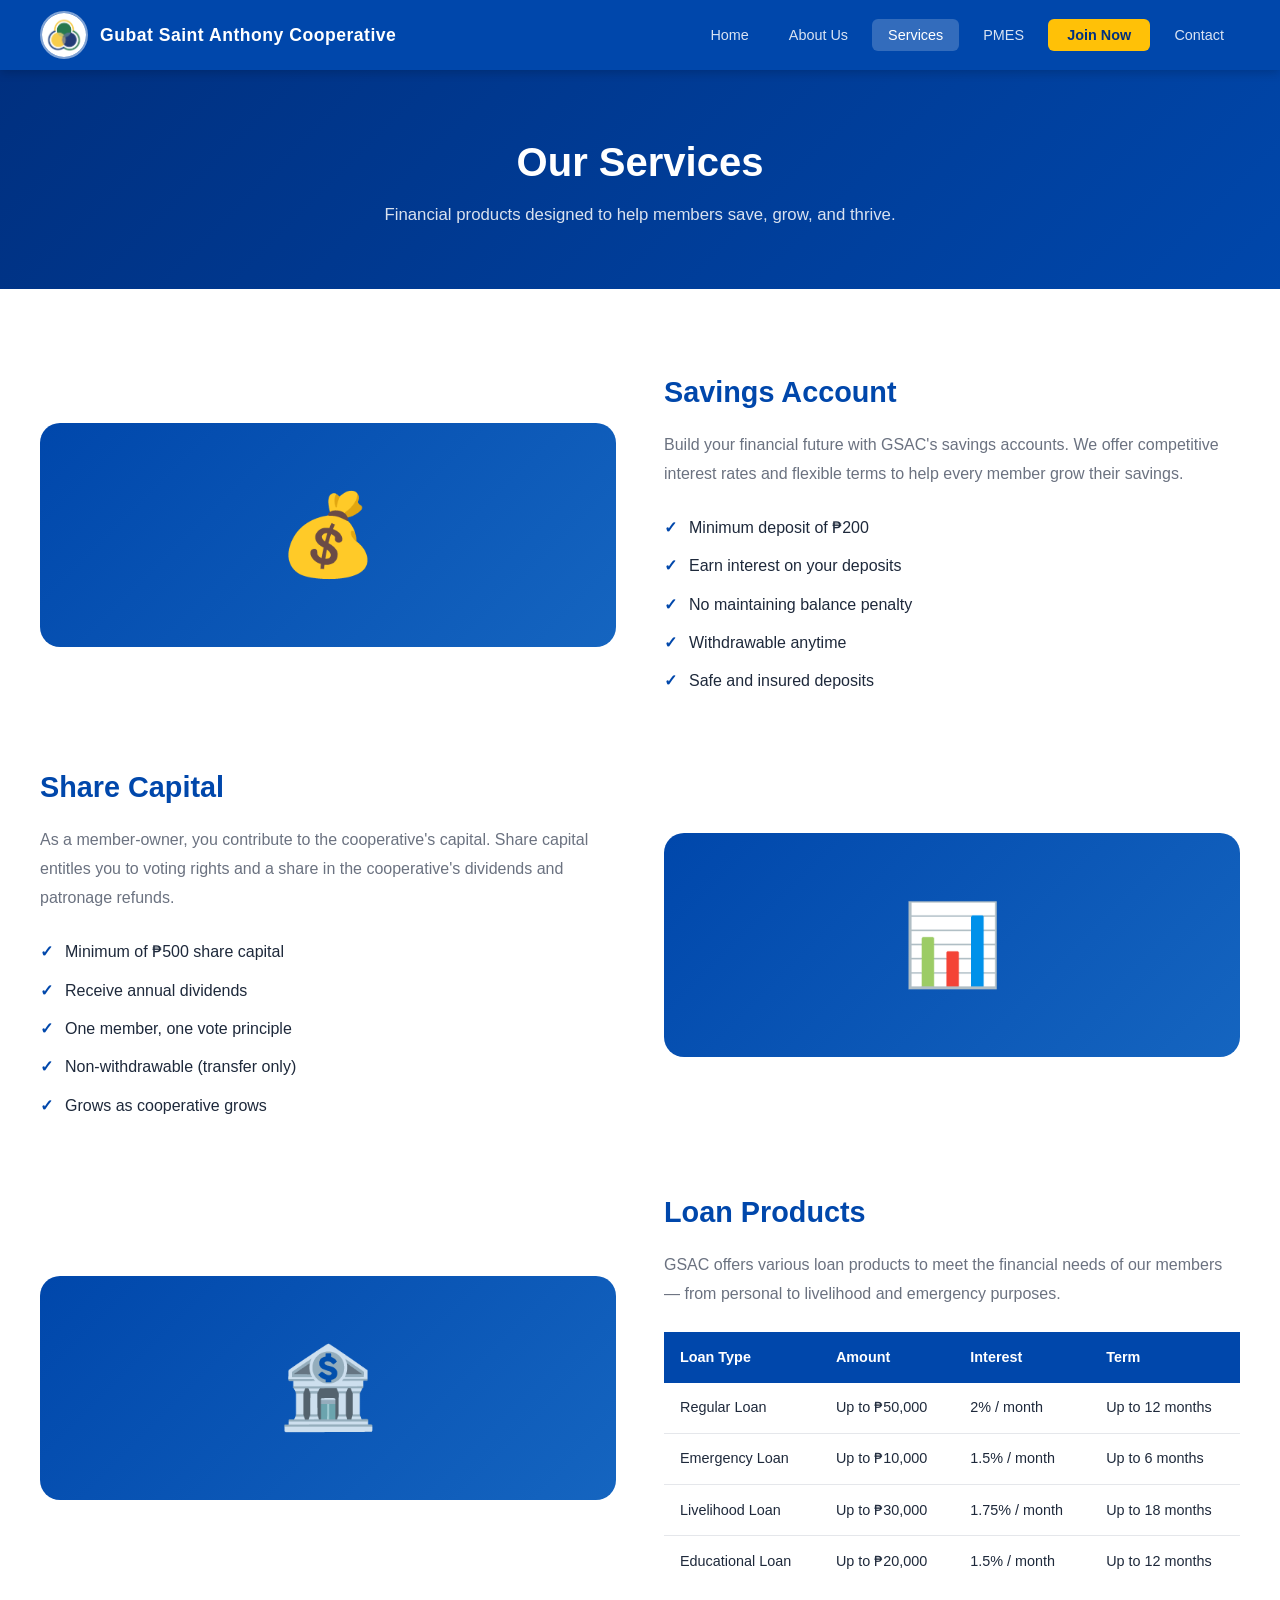
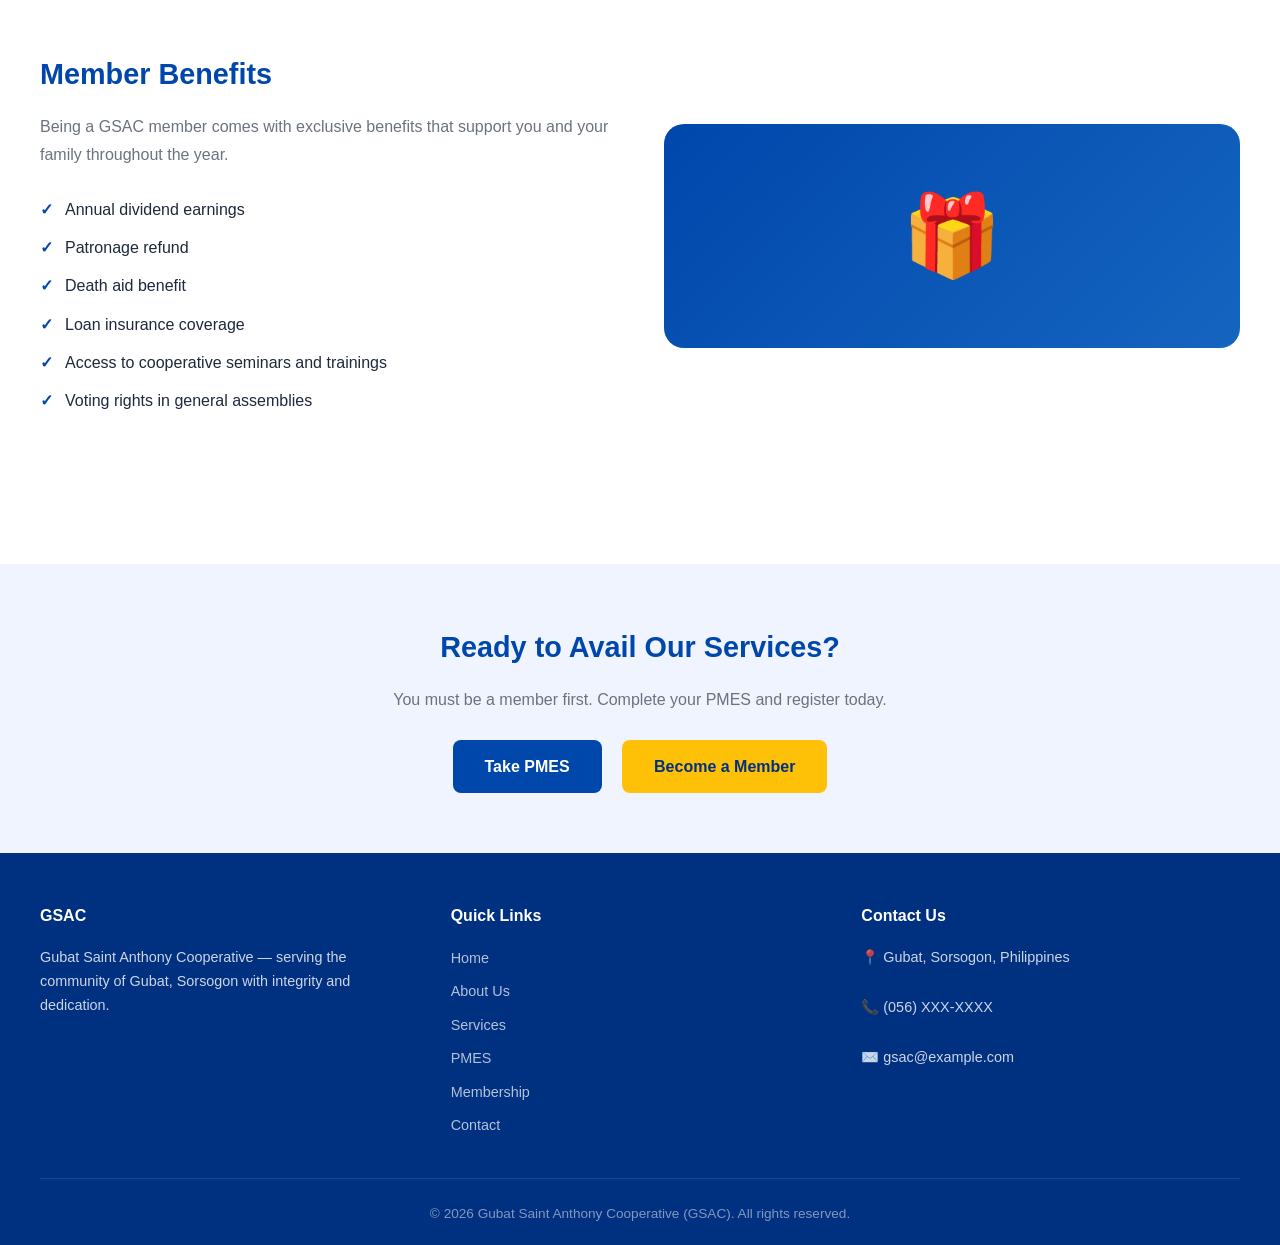
<file: services.html>
<!DOCTYPE html>
<html lang="en">
<head>
  <meta charset="UTF-8" />
  <meta name="viewport" content="width=device-width, initial-scale=1.0" />
  <title>Services - GSAC</title>
  <link rel="stylesheet" href="css/style.css" />
  <style>
    .service-block {
      display: grid;
      grid-template-columns: 1fr 1fr;
      gap: 3rem;
      align-items: center;
      margin-bottom: 4rem;
    }
    .service-block.reverse { direction: rtl; }
    .service-block.reverse > * { direction: ltr; }
    .service-img {
      background: linear-gradient(135deg, var(--primary), var(--primary-light));
      border-radius: 20px;
      padding: 3rem;
      text-align: center;
      color: white;
      font-size: 5rem;
    }
    .service-content h2 { color: var(--primary); font-size: 1.8rem; margin-bottom: 1rem; }
    .service-content p { color: var(--gray); margin-bottom: 1.25rem; line-height: 1.8; }
    .feature-list { list-style: none; }
    .feature-list li { padding: 0.4rem 0; display: flex; gap: 0.75rem; color: var(--dark); }
    .feature-list li::before { content: '✓'; color: var(--primary); font-weight: 700; }
    .rates-table { width: 100%; border-collapse: collapse; margin-top: 1.5rem; }
    .rates-table th {
      background: var(--primary);
      color: white;
      padding: 0.85rem 1rem;
      text-align: left;
      font-size: 0.9rem;
    }
    .rates-table td {
      padding: 0.85rem 1rem;
      border-bottom: 1px solid var(--light-gray);
      font-size: 0.9rem;
    }
    .rates-table tr:hover td { background: var(--light-bg); }
    .rates-table tr:last-child td { border-bottom: none; }
    @media (max-width: 768px) {
      .service-block { grid-template-columns: 1fr; }
      .service-block.reverse { direction: ltr; }
    }
  </style>
</head>
<body>

  <nav class="navbar">
    <div class="nav-container">
      <a href="index.html" class="nav-logo">
        <img src="images/logo (3).png" alt="GSAC Logo" />
        <span>Gubat Saint Anthony Cooperative</span>
      </a>
      <div class="hamburger"><span></span><span></span><span></span></div>
      <ul class="nav-menu">
        <li><a href="index.html">Home</a></li>
        <li><a href="about.html">About Us</a></li>
        <li><a href="services.html" class="active">Services</a></li>
        <li><a href="pmes.html">PMES</a></li>
        <li><a href="membership.html" class="nav-cta">Join Now</a></li>
        <li><a href="contact.html">Contact</a></li>
      </ul>
    </div>
  </nav>

  <div class="page-banner">
    <h1>Our Services</h1>
    <p>Financial products designed to help members save, grow, and thrive.</p>
  </div>

  <section>
    <div class="container">

      <!-- SAVINGS -->
      <div class="service-block">
        <div class="service-img">💰</div>
        <div class="service-content">
          <h2>Savings Account</h2>
          <p>Build your financial future with GSAC's savings accounts. We offer competitive interest rates and flexible terms to help every member grow their savings.</p>
          <ul class="feature-list">
            <li>Minimum deposit of ₱200</li>
            <li>Earn interest on your deposits</li>
            <li>No maintaining balance penalty</li>
            <li>Withdrawable anytime</li>
            <li>Safe and insured deposits</li>
          </ul>
        </div>
      </div>

      <!-- SHARE CAPITAL -->
      <div class="service-block reverse">
        <div class="service-img">📊</div>
        <div class="service-content">
          <h2>Share Capital</h2>
          <p>As a member-owner, you contribute to the cooperative's capital. Share capital entitles you to voting rights and a share in the cooperative's dividends and patronage refunds.</p>
          <ul class="feature-list">
            <li>Minimum of ₱500 share capital</li>
            <li>Receive annual dividends</li>
            <li>One member, one vote principle</li>
            <li>Non-withdrawable (transfer only)</li>
            <li>Grows as cooperative grows</li>
          </ul>
        </div>
      </div>

      <!-- LOANS -->
      <div class="service-block">
        <div class="service-img">🏦</div>
        <div class="service-content">
          <h2>Loan Products</h2>
          <p>GSAC offers various loan products to meet the financial needs of our members — from personal to livelihood and emergency purposes.</p>
          <table class="rates-table">
            <thead>
              <tr>
                <th>Loan Type</th>
                <th>Amount</th>
                <th>Interest</th>
                <th>Term</th>
              </tr>
            </thead>
            <tbody>
              <tr>
                <td>Regular Loan</td>
                <td>Up to ₱50,000</td>
                <td>2% / month</td>
                <td>Up to 12 months</td>
              </tr>
              <tr>
                <td>Emergency Loan</td>
                <td>Up to ₱10,000</td>
                <td>1.5% / month</td>
                <td>Up to 6 months</td>
              </tr>
              <tr>
                <td>Livelihood Loan</td>
                <td>Up to ₱30,000</td>
                <td>1.75% / month</td>
                <td>Up to 18 months</td>
              </tr>
              <tr>
                <td>Educational Loan</td>
                <td>Up to ₱20,000</td>
                <td>1.5% / month</td>
                <td>Up to 12 months</td>
              </tr>
            </tbody>
          </table>
        </div>
      </div>

      <!-- BENEFITS -->
      <div class="service-block reverse">
        <div class="service-img">🎁</div>
        <div class="service-content">
          <h2>Member Benefits</h2>
          <p>Being a GSAC member comes with exclusive benefits that support you and your family throughout the year.</p>
          <ul class="feature-list">
            <li>Annual dividend earnings</li>
            <li>Patronage refund</li>
            <li>Death aid benefit</li>
            <li>Loan insurance coverage</li>
            <li>Access to cooperative seminars and trainings</li>
            <li>Voting rights in general assemblies</li>
          </ul>
        </div>
      </div>

    </div>
  </section>

  <!-- CTA -->
  <section style="background:var(--light-bg); text-align:center; padding:60px 2rem;">
    <h2 style="color:var(--primary); font-size:1.8rem; margin-bottom:1rem;">Ready to Avail Our Services?</h2>
    <p style="color:var(--gray); margin-bottom:1.75rem;">You must be a member first. Complete your PMES and register today.</p>
    <a href="pmes.html" class="btn btn-blue" style="margin-right:1rem;">Take PMES</a>
    <a href="membership.html" class="btn btn-primary">Become a Member</a>
  </section>

  <footer>
    <div class="footer-grid">
      <div class="footer-col">
        <h4>GSAC</h4>
        <p>Gubat Saint Anthony Cooperative — serving the community of Gubat, Sorsogon with integrity and dedication.</p>
      </div>
      <div class="footer-col">
        <h4>Quick Links</h4>
        <ul>
          <li><a href="index.html">Home</a></li>
          <li><a href="about.html">About Us</a></li>
          <li><a href="services.html">Services</a></li>
          <li><a href="pmes.html">PMES</a></li>
          <li><a href="membership.html">Membership</a></li>
          <li><a href="contact.html">Contact</a></li>
        </ul>
      </div>
      <div class="footer-col">
        <h4>Contact Us</h4>
        <p>📍 Gubat, Sorsogon, Philippines</p><br>
        <p>📞 (056) XXX-XXXX</p><br>
        <p>✉️ gsac@example.com</p>
      </div>
    </div>
    <div class="footer-bottom">
      <p>&copy; 2026 Gubat Saint Anthony Cooperative (GSAC). All rights reserved.</p>
    </div>
  </footer>

  <script src="js/main.js"></script>
</body>
</html>
</file>
<file: css/style.css>
/* ===== GSAC - Gubat Saint Anthony Cooperative ===== */
/* Blue & White Theme */

* {
  margin: 0;
  padding: 0;
  box-sizing: border-box;
}

:root {
  --primary: #0047AB;
  --primary-dark: #003080;
  --primary-light: #1565C0;
  --accent: #FFC107;
  --white: #ffffff;
  --light-bg: #f0f4ff;
  --gray: #6b7280;
  --light-gray: #e5e7eb;
  --dark: #1e293b;
  --success: #16a34a;
  --danger: #dc2626;
  --shadow: 0 4px 20px rgba(0, 71, 171, 0.15);
}

body {
  font-family: 'Segoe UI', Tahoma, Geneva, Verdana, sans-serif;
  color: var(--dark);
  background: var(--white);
  line-height: 1.6;
}

/* ===== NAVBAR ===== */
.navbar {
  background: var(--primary);
  padding: 0 2rem;
  position: sticky;
  top: 0;
  z-index: 1000;
  box-shadow: 0 2px 10px rgba(0,0,0,0.2);
}

.nav-container {
  max-width: 1200px;
  margin: 0 auto;
  display: flex;
  align-items: center;
  justify-content: space-between;
  height: 70px;
}

.nav-logo {
  display: flex;
  align-items: center;
  gap: 12px;
  text-decoration: none;
}

.nav-logo img {
  height: 48px;
  width: 48px;
  border-radius: 50%;
  object-fit: cover;
  border: 2px solid rgba(255,255,255,0.5);
}

.nav-logo-placeholder {
  height: 48px;
  width: 48px;
  border-radius: 50%;
  background: var(--accent);
  display: flex;
  align-items: center;
  justify-content: center;
  font-weight: 700;
  font-size: 14px;
  color: var(--primary-dark);
}

.nav-logo span {
  color: var(--white);
  font-weight: 700;
  font-size: 1.1rem;
  letter-spacing: 0.5px;
}

.nav-menu {
  display: flex;
  list-style: none;
  gap: 0.5rem;
}

.nav-menu a {
  color: rgba(255,255,255,0.85);
  text-decoration: none;
  padding: 0.5rem 1rem;
  border-radius: 6px;
  font-size: 0.9rem;
  font-weight: 500;
  transition: all 0.2s;
}

.nav-menu a:hover,
.nav-menu a.active {
  background: rgba(255,255,255,0.2);
  color: var(--white);
}

.nav-cta {
  background: var(--accent) !important;
  color: var(--primary-dark) !important;
  font-weight: 700 !important;
  padding: 0.5rem 1.2rem !important;
}

.nav-cta:hover {
  background: #e6ac00 !important;
  color: var(--primary-dark) !important;
}

.hamburger {
  display: none;
  flex-direction: column;
  gap: 5px;
  cursor: pointer;
  padding: 5px;
}

.hamburger span {
  width: 25px;
  height: 3px;
  background: var(--white);
  border-radius: 3px;
  transition: all 0.3s;
}

/* ===== HERO ===== */
.hero {
  background: linear-gradient(135deg, var(--primary-dark) 0%, var(--primary) 50%, var(--primary-light) 100%);
  color: var(--white);
  padding: 100px 2rem;
  text-align: center;
  position: relative;
  overflow: hidden;
}

.hero::before {
  content: '';
  position: absolute;
  top: -50%;
  left: -50%;
  width: 200%;
  height: 200%;
  background: url("data:image/svg+xml,%3Csvg width='60' height='60' viewBox='0 0 60 60' xmlns='http://www.w3.org/2000/svg'%3E%3Cg fill='none' fill-rule='evenodd'%3E%3Cg fill='%23ffffff' fill-opacity='0.04'%3E%3Cpath d='M36 34v-4h-2v4h-4v2h4v4h2v-4h4v-2h-4zm0-30V0h-2v4h-4v2h4v4h2V6h4V4h-4zM6 34v-4H4v4H0v2h4v4h2v-4h4v-2H6zM6 4V0H4v4H0v2h4v4h2V6h4V4H6z'/%3E%3C/g%3E%3C/g%3E%3C/svg%3E");
  opacity: 0.5;
}

.hero-content {
  position: relative;
  max-width: 800px;
  margin: 0 auto;
}

.hero h1 {
  font-size: 3rem;
  font-weight: 800;
  margin-bottom: 1rem;
  line-height: 1.2;
}

.hero h1 span {
  color: var(--accent);
}

.hero p {
  font-size: 1.2rem;
  opacity: 0.9;
  margin-bottom: 2rem;
  max-width: 600px;
  margin-left: auto;
  margin-right: auto;
}

.hero-buttons {
  display: flex;
  gap: 1rem;
  justify-content: center;
  flex-wrap: wrap;
}

/* ===== BUTTONS ===== */
.btn {
  display: inline-block;
  padding: 0.85rem 2rem;
  border-radius: 8px;
  font-weight: 600;
  font-size: 1rem;
  text-decoration: none;
  border: none;
  cursor: pointer;
  transition: all 0.25s;
  text-align: center;
}

.btn-primary {
  background: var(--accent);
  color: var(--primary-dark);
}

.btn-primary:hover {
  background: #e6ac00;
  transform: translateY(-2px);
  box-shadow: 0 6px 20px rgba(255,193,7,0.4);
}

.btn-outline {
  background: transparent;
  color: var(--white);
  border: 2px solid rgba(255,255,255,0.7);
}

.btn-outline:hover {
  background: rgba(255,255,255,0.15);
  border-color: var(--white);
}

.btn-blue {
  background: var(--primary);
  color: var(--white);
}

.btn-blue:hover {
  background: var(--primary-dark);
  transform: translateY(-2px);
  box-shadow: var(--shadow);
}

/* ===== SECTIONS ===== */
section {
  padding: 80px 2rem;
}

.section-title {
  text-align: center;
  margin-bottom: 3rem;
}

.section-title h2 {
  font-size: 2.2rem;
  font-weight: 800;
  color: var(--primary);
  margin-bottom: 0.75rem;
}

.section-title p {
  color: var(--gray);
  font-size: 1.05rem;
  max-width: 600px;
  margin: 0 auto;
}

.section-divider {
  width: 60px;
  height: 4px;
  background: var(--accent);
  margin: 0.75rem auto 0;
  border-radius: 2px;
}

.container {
  max-width: 1200px;
  margin: 0 auto;
}

/* ===== CARDS ===== */
.card-grid {
  display: grid;
  grid-template-columns: repeat(auto-fit, minmax(280px, 1fr));
  gap: 2rem;
}

.card {
  background: var(--white);
  border-radius: 16px;
  padding: 2rem;
  box-shadow: var(--shadow);
  border: 1px solid var(--light-gray);
  transition: transform 0.3s, box-shadow 0.3s;
}

.card:hover {
  transform: translateY(-6px);
  box-shadow: 0 12px 40px rgba(0, 71, 171, 0.2);
}

.card-icon {
  width: 60px;
  height: 60px;
  background: var(--light-bg);
  border-radius: 12px;
  display: flex;
  align-items: center;
  justify-content: center;
  margin-bottom: 1.25rem;
  font-size: 1.8rem;
}

.card h3 {
  font-size: 1.2rem;
  font-weight: 700;
  color: var(--primary);
  margin-bottom: 0.5rem;
}

.card p {
  color: var(--gray);
  font-size: 0.95rem;
}

/* ===== STATS ===== */
.stats-section {
  background: var(--primary);
  color: var(--white);
  padding: 60px 2rem;
}

.stats-grid {
  display: grid;
  grid-template-columns: repeat(auto-fit, minmax(180px, 1fr));
  gap: 2rem;
  text-align: center;
  max-width: 1000px;
  margin: 0 auto;
}

.stat-item h3 {
  font-size: 2.5rem;
  font-weight: 800;
  color: var(--accent);
}

.stat-item p {
  font-size: 0.95rem;
  opacity: 0.85;
  margin-top: 0.25rem;
}

/* ===== FOOTER ===== */
footer {
  background: var(--primary-dark);
  color: rgba(255,255,255,0.8);
  padding: 50px 2rem 20px;
}

.footer-grid {
  max-width: 1200px;
  margin: 0 auto;
  display: grid;
  grid-template-columns: repeat(auto-fit, minmax(220px, 1fr));
  gap: 2rem;
  margin-bottom: 2rem;
}

.footer-col h4 {
  color: var(--white);
  font-weight: 700;
  margin-bottom: 1rem;
  font-size: 1rem;
}

.footer-col ul {
  list-style: none;
}

.footer-col ul li {
  margin-bottom: 0.5rem;
}

.footer-col ul li a {
  color: rgba(255,255,255,0.7);
  text-decoration: none;
  font-size: 0.9rem;
  transition: color 0.2s;
}

.footer-col ul li a:hover {
  color: var(--accent);
}

.footer-col p {
  font-size: 0.9rem;
  line-height: 1.7;
}

.footer-bottom {
  border-top: 1px solid rgba(255,255,255,0.1);
  text-align: center;
  padding-top: 1.5rem;
  font-size: 0.85rem;
  color: rgba(255,255,255,0.5);
  max-width: 1200px;
  margin: 0 auto;
}

/* ===== FORMS ===== */
.form-group {
  margin-bottom: 1.25rem;
}

.form-group label {
  display: block;
  font-weight: 600;
  font-size: 0.9rem;
  margin-bottom: 0.4rem;
  color: var(--dark);
}

.form-group input,
.form-group select,
.form-group textarea {
  width: 100%;
  padding: 0.75rem 1rem;
  border: 2px solid var(--light-gray);
  border-radius: 8px;
  font-size: 0.95rem;
  font-family: inherit;
  transition: border-color 0.2s;
  outline: none;
}

.form-group input:focus,
.form-group select:focus,
.form-group textarea:focus {
  border-color: var(--primary);
}

/* ===== PAGE BANNER ===== */
.page-banner {
  background: linear-gradient(135deg, var(--primary-dark), var(--primary));
  color: var(--white);
  padding: 60px 2rem;
  text-align: center;
}

.page-banner h1 {
  font-size: 2.5rem;
  font-weight: 800;
  margin-bottom: 0.5rem;
}

.page-banner p {
  opacity: 0.85;
  font-size: 1.05rem;
}

/* ===== ALERTS ===== */
.alert {
  padding: 1rem 1.25rem;
  border-radius: 8px;
  margin-bottom: 1rem;
  font-weight: 500;
}

.alert-success {
  background: #dcfce7;
  color: var(--success);
  border: 1px solid #bbf7d0;
}

.alert-danger {
  background: #fee2e2;
  color: var(--danger);
  border: 1px solid #fecaca;
}

.alert-info {
  background: var(--light-bg);
  color: var(--primary);
  border: 1px solid #bfdbfe;
}

/* ===== RESPONSIVE ===== */
@media (max-width: 768px) {
  .nav-menu {
    display: none;
    flex-direction: column;
    position: absolute;
    top: 70px;
    left: 0;
    right: 0;
    background: var(--primary-dark);
    padding: 1rem;
    gap: 0.25rem;
  }

  .nav-menu.open {
    display: flex;
  }

  .hamburger {
    display: flex;
  }

  .hero h1 {
    font-size: 2rem;
  }

  .hero p {
    font-size: 1rem;
  }

  section {
    padding: 50px 1.25rem;
  }

  .section-title h2 {
    font-size: 1.8rem;
  }
}
</file>
